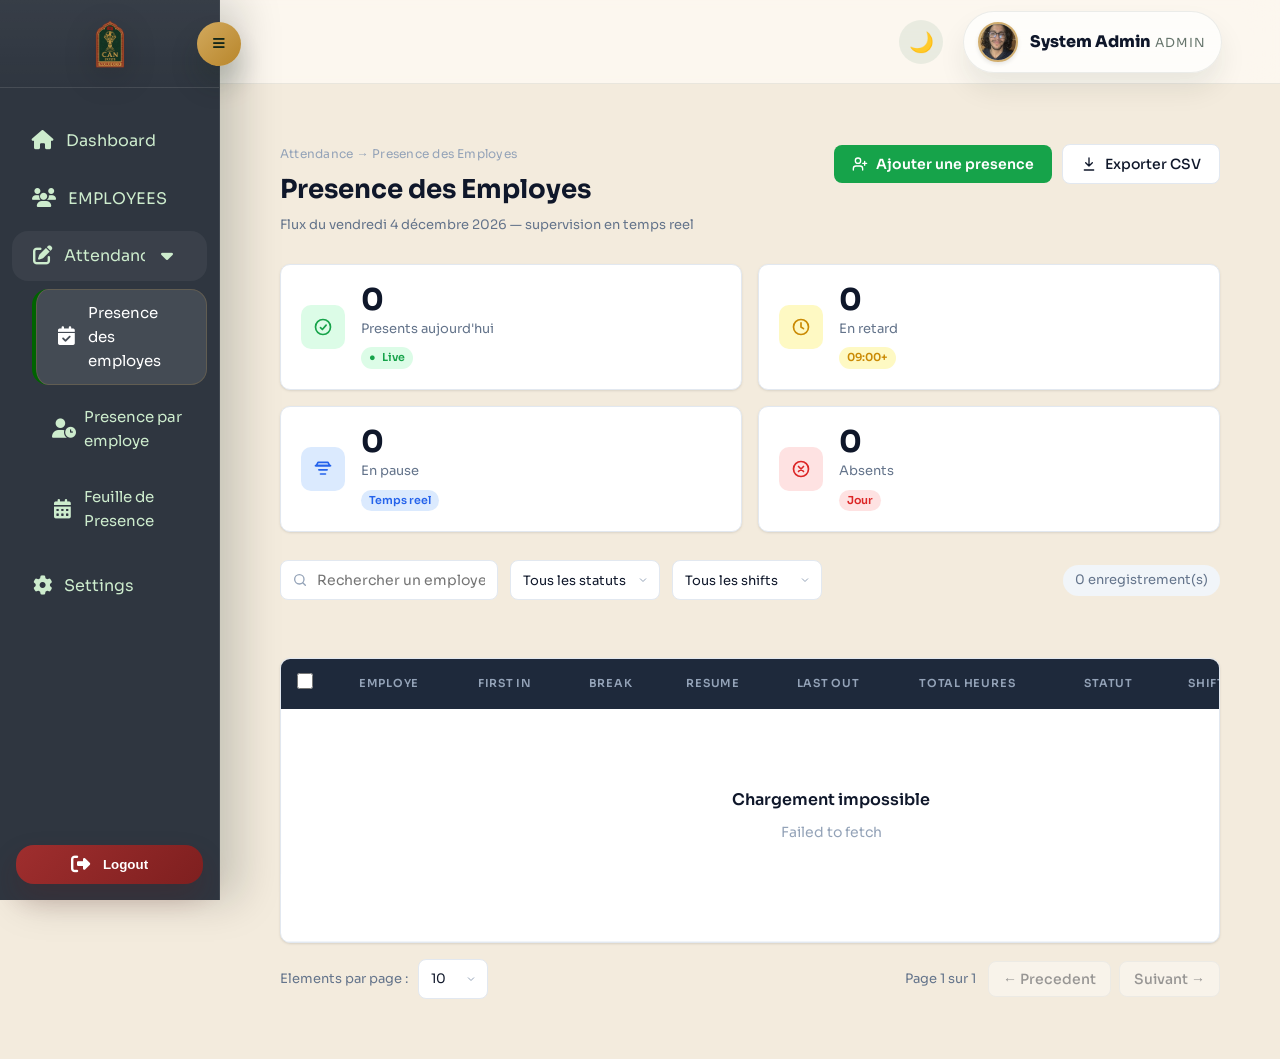
<file: FrontEnd/attendance.html>
<!DOCTYPE html>
<html lang="fr">
<head>
    <meta charset="UTF-8">
    <meta name="viewport" content="width=device-width, initial-scale=1.0">
    <title>Presence des employes</title>
    <link rel="preconnect" href="https://fonts.googleapis.com">
    <link rel="preconnect" href="https://fonts.gstatic.com" crossorigin>
    <link href="https://fonts.googleapis.com/css2?family=Sora:wght@400;500;600;700&family=JetBrains+Mono:wght@400;500&display=swap" rel="stylesheet">
    <link rel="icon" href="logoCAF.png" type="image/png">
    <link rel="stylesheet" href="https://cdnjs.cloudflare.com/ajax/libs/font-awesome/6.4.0/css/all.min.css">
    <link rel="stylesheet" href="sidebar.css">
    <link rel="stylesheet" href="styles.css">
    <style>
        :root {
            --bg-page: #F3EBDD;
            --bg-card: #FFFFFF;
            --bg-table-header: #1E293B;
            --border: #E2E8F0;
            --text-primary: #0F172A;
            --text-secondary: #64748B;
            --text-muted: #94A3B8;
            --accent-green: #16A34A;
            --accent-green-light: #DCFCE7;
            --accent-amber: #CA8A04;
            --accent-amber-light: #FEF9C3;
            --accent-blue: #2563EB;
            --accent-blue-light: #DBEAFE;
            --accent-red: #DC2626;
            --accent-red-light: #FEE2E2;
            --radius: 10px;
            --shadow: 0 1px 3px rgba(0,0,0,0.08), 0 1px 2px rgba(0,0,0,0.04);
            --shadow-hover: 0 4px 16px rgba(0,0,0,0.10);
            --font-main: 'Sora', sans-serif;
            --font-mono: 'JetBrains Mono', monospace;
        }

        html[data-theme="dark"],
        body.dark-theme {
            --bg-page: #0F172A;
            --bg-card: #111827;
            --bg-table-header: #1E293B;
            --border: #243041;
            --text-primary: #E5EEF8;
            --text-secondary: #A3B2C7;
            --text-muted: #7C8CA5;
            --shadow: 0 1px 3px rgba(0,0,0,0.30), 0 1px 2px rgba(0,0,0,0.24);
            --shadow-hover: 0 10px 28px rgba(0,0,0,0.34);
        }

        body {
            background: var(--bg-page);
            font-family: var(--font-main);
            color: var(--text-primary);
        }

        .main-content {
            background: var(--bg-page);
        }

        html[data-theme="dark"] .header,
        body.dark-theme .header {
            background: rgba(15, 23, 42, 0.92);
            border-bottom: 1px solid rgba(148, 163, 184, 0.12);
        }

        .attendance-main {
            padding: 28px;
            background: var(--bg-page);
            min-height: calc(100vh - 78px);
        }

        .attx-shell {
            max-width: 1440px;
            margin: 0 auto;
        }

        .page-header {
            display: flex;
            justify-content: space-between;
            align-items: flex-start;
            gap: 20px;
            margin-bottom: 28px;
        }

        .breadcrumb {
            font-size: 12px;
            color: var(--text-muted);
            margin: 0 0 6px;
            letter-spacing: 0.02em;
        }

        .page-title {
            font-size: 26px;
            font-weight: 700;
            margin: 0 0 4px;
        }

        .page-subtitle {
            font-size: 13px;
            color: var(--text-secondary);
            margin: 0;
        }

        .header-actions {
            display: flex;
            gap: 10px;
            align-items: center;
            flex-wrap: wrap;
        }

        .btn-primary,
        .btn-secondary,
        .page-btn,
        .drawer-btn,
        .empty-btn,
        .bulk-btn {
            display: inline-flex;
            align-items: center;
            gap: 8px;
            border-radius: 8px;
            cursor: pointer;
            transition: 150ms ease;
            font-family: var(--font-main);
            font-size: 14px;
        }

        .btn-primary {
            background: var(--accent-green);
            color: white;
            padding: 10px 18px;
            border: none;
            font-weight: 600;
        }

        .btn-primary:hover {
            background: #15803D;
            transform: translateY(-1px);
            box-shadow: 0 4px 14px rgba(22,163,74,0.35);
        }

        .btn-secondary,
        .page-btn,
        .drawer-btn.secondary,
        .empty-btn,
        .bulk-btn {
            background: white;
            color: var(--text-primary);
            padding: 10px 18px;
            border: 1.5px solid var(--border);
            font-weight: 500;
        }

        html[data-theme="dark"] .btn-secondary,
        html[data-theme="dark"] .page-btn,
        html[data-theme="dark"] .drawer-btn.secondary,
        html[data-theme="dark"] .empty-btn,
        html[data-theme="dark"] .bulk-btn,
        body.dark-theme .btn-secondary,
        body.dark-theme .page-btn,
        body.dark-theme .drawer-btn.secondary,
        body.dark-theme .empty-btn,
        body.dark-theme .bulk-btn {
            background: #0F172A;
            color: var(--text-primary);
        }

        html[data-theme="dark"] .search-input,
        html[data-theme="dark"] .filter-select,
        html[data-theme="dark"] .drawer-field input,
        html[data-theme="dark"] .drawer-field select,
        html[data-theme="dark"] .drawer-field textarea,
        body.dark-theme .search-input,
        body.dark-theme .filter-select,
        body.dark-theme .drawer-field input,
        body.dark-theme .drawer-field select,
        body.dark-theme .drawer-field textarea {
            background-color: #0F172A;
            border-color: #243041;
            color: #E5EEF8;
            -webkit-text-fill-color: #E5EEF8;
        }

        html[data-theme="dark"] .search-input::placeholder,
        html[data-theme="dark"] .drawer-field input::placeholder,
        html[data-theme="dark"] .drawer-field textarea::placeholder,
        body.dark-theme .search-input::placeholder,
        body.dark-theme .drawer-field input::placeholder,
        body.dark-theme .drawer-field textarea::placeholder {
            color: #7C8CA5;
            -webkit-text-fill-color: #7C8CA5;
        }

        html[data-theme="dark"] .filter-select,
        body.dark-theme .filter-select {
            background:
                #0F172A
                url("data:image/svg+xml,%3Csvg xmlns='http://www.w3.org/2000/svg' width='12' height='12' viewBox='0 0 24 24' fill='none' stroke='%237C8CA5' stroke-width='2'%3E%3Cpath d='M6 9l6 6 6-6'/%3E%3C/svg%3E")
                no-repeat right 10px center;
        }

        html[data-theme="dark"] .filter-select option,
        html[data-theme="dark"] .drawer-field select option,
        body.dark-theme .filter-select option,
        body.dark-theme .drawer-field select option {
            background: #111827;
            color: #E5EEF8;
        }

        html[data-theme="dark"] .search-icon,
        body.dark-theme .search-icon {
            color: #7C8CA5;
        }

        .btn-secondary:hover,
        .page-btn:not(:disabled):hover,
        .drawer-btn.secondary:hover,
        .empty-btn:hover,
        .bulk-btn:hover {
            border-color: #94A3B8;
            box-shadow: var(--shadow-hover);
            transform: translateY(-1px);
        }

        .kpi-grid {
            display: grid;
            grid-template-columns: repeat(4, 1fr);
            gap: 16px;
            margin-bottom: 28px;
        }

        .kpi-card {
            background: var(--bg-card);
            border: 1px solid var(--border);
            border-radius: var(--radius);
            padding: 20px;
            display: flex;
            align-items: center;
            gap: 16px;
            box-shadow: var(--shadow);
            animation: fadeSlideUp 400ms ease both;
            transition: box-shadow 200ms, transform 200ms;
        }

        .kpi-card:hover {
            box-shadow: var(--shadow-hover);
            transform: translateY(-2px);
        }

        .kpi-card:nth-child(1) { animation-delay: 0ms; }
        .kpi-card:nth-child(2) { animation-delay: 80ms; }
        .kpi-card:nth-child(3) { animation-delay: 160ms; }
        .kpi-card:nth-child(4) { animation-delay: 240ms; }

        @keyframes fadeSlideUp {
            from { opacity: 0; transform: translateY(14px); }
            to { opacity: 1; transform: translateY(0); }
        }

        .kpi-icon-wrap {
            width: 44px;
            height: 44px;
            background: var(--card-accent-light);
            color: var(--card-accent);
            border-radius: 10px;
            display: flex;
            align-items: center;
            justify-content: center;
            flex-shrink: 0;
        }

        .kpi-icon-wrap svg {
            width: 20px;
            height: 20px;
        }

        .kpi-number {
            font-size: 30px;
            font-weight: 700;
            line-height: 1;
        }

        .kpi-label {
            font-size: 13px;
            color: var(--text-secondary);
            margin: 4px 0;
        }

        .kpi-badge {
            display: inline-flex;
            align-items: center;
            gap: 6px;
            font-size: 11px;
            font-weight: 600;
            padding: 2px 8px;
            border-radius: 20px;
            background: var(--card-accent-light);
            color: var(--card-accent);
        }

        @keyframes pulse {
            0%, 100% { opacity: 1; }
            50% { opacity: 0.4; }
        }

        .live-badge::before {
            content: "●";
            animation: pulse 2s ease infinite;
        }

        .toolbar {
            display: flex;
            align-items: center;
            gap: 12px;
            margin-bottom: 16px;
            flex-wrap: wrap;
        }

        .search-wrap {
            position: relative;
            flex: 1;
            max-width: 320px;
        }

        .search-icon {
            position: absolute;
            left: 12px;
            top: 50%;
            transform: translateY(-50%);
            width: 16px;
            height: 16px;
            color: var(--text-muted);
            pointer-events: none;
        }

        .search-input,
        .filter-select,
        .drawer-field input,
        .drawer-field select,
        .drawer-field textarea {
            border: 1.5px solid var(--border);
            border-radius: 8px;
            font-family: var(--font-main);
            color: var(--text-primary);
            background: white;
            outline: none;
            transition: border-color 150ms, box-shadow 150ms;
        }

        .search-input {
            width: 100%;
            height: 40px;
            padding: 0 12px 0 36px;
            font-size: 14px;
        }

        .search-input:focus,
        .filter-select:focus,
        .drawer-field input:focus,
        .drawer-field select:focus,
        .drawer-field textarea:focus {
            border-color: var(--accent-green);
            box-shadow: 0 0 0 3px rgba(22,163,74,0.12);
        }

        .filter-select {
            height: 40px;
            padding: 0 32px 0 12px;
            font-size: 13px;
            min-width: 150px;
            appearance: none;
            cursor: pointer;
            background:
                white
                url("data:image/svg+xml,%3Csvg xmlns='http://www.w3.org/2000/svg' width='12' height='12' viewBox='0 0 24 24' fill='none' stroke='%2394A3B8' stroke-width='2'%3E%3Cpath d='M6 9l6 6 6-6'/%3E%3C/svg%3E")
                no-repeat right 10px center;
        }

        .records-count {
            font-size: 13px;
            color: var(--text-secondary);
            background: #F1F5F9;
            padding: 5px 12px;
            border-radius: 20px;
        }

        html[data-theme="dark"] .records-count,
        body.dark-theme .records-count {
            background: #162133;
            color: var(--text-secondary);
        }

        html[data-theme="dark"] .page-size,
        html[data-theme="dark"] .page-info,
        body.dark-theme .page-size,
        body.dark-theme .page-info {
            color: #A3B2C7;
        }

        .bulk-bar {
            display: flex;
            justify-content: space-between;
            align-items: center;
            gap: 16px;
            background: white;
            border: 1px solid var(--border);
            border-radius: var(--radius);
            box-shadow: var(--shadow);
            padding: 12px 16px;
            margin-bottom: 16px;
            opacity: 0;
            transform: translateY(-8px);
            max-height: 0;
            overflow: hidden;
            pointer-events: none;
            transition: 180ms ease;
        }

        .bulk-bar.is-visible {
            opacity: 1;
            transform: translateY(0);
            max-height: 72px;
            pointer-events: auto;
        }

        .bulk-meta {
            font-size: 13px;
            color: var(--text-secondary);
            font-weight: 600;
        }

        .bulk-btn.danger {
            border-color: #FECACA;
            color: var(--accent-red);
        }

        .table-wrapper {
            background: white;
            border: 1px solid var(--border);
            border-radius: var(--radius);
            overflow: hidden;
            box-shadow: var(--shadow);
        }

        .table-scroll {
            overflow-x: auto;
        }

        .attendance-table {
            width: 100%;
            min-width: 1100px;
            border-collapse: collapse;
        }

        .attendance-table thead tr {
            background: var(--bg-table-header);
        }

        .attendance-table thead th {
            padding: 14px 16px;
            font-size: 11px;
            font-weight: 600;
            color: #94A3B8;
            text-transform: uppercase;
            letter-spacing: 0.07em;
            text-align: left;
            white-space: nowrap;
        }

        .attendance-table tbody tr {
            border-bottom: 1px solid #F1F5F9;
            transition: background 120ms;
        }

        .attendance-table tbody tr:hover {
            background: #F8FAFC;
        }

        html[data-theme="dark"] .attendance-table tbody tr,
        body.dark-theme .attendance-table tbody tr {
            border-bottom-color: #1B2636;
        }

        html[data-theme="dark"] .attendance-table tbody tr:hover,
        body.dark-theme .attendance-table tbody tr:hover {
            background: #0F1A2B;
        }

        .attendance-table tbody tr:hover .row-actions {
            opacity: 1;
        }

        .attendance-table tbody td {
            padding: 14px 16px;
            font-size: 14px;
            color: var(--text-primary);
            vertical-align: middle;
        }

        .employee-cell {
            display: flex;
            align-items: center;
            gap: 12px;
        }

        .employee-avatar {
            width: 36px;
            height: 36px;
            border-radius: 50%;
            background: #E2E8F0;
            color: #334155;
            display: flex;
            align-items: center;
            justify-content: center;
            font-size: 12px;
            font-weight: 700;
        }

        html[data-theme="dark"] .employee-avatar,
        body.dark-theme .employee-avatar {
            background: #1C2738;
            color: #D9E4F0;
        }

        .employee-meta strong {
            display: block;
            font-size: 14px;
        }

        .employee-meta span {
            font-size: 12px;
            color: var(--text-secondary);
        }

        .time-cell {
            font-family: var(--font-mono);
            font-size: 13px;
            color: #334155;
        }

        .badge {
            display: inline-flex;
            align-items: center;
            gap: 5px;
            padding: 4px 10px;
            border-radius: 20px;
            font-size: 12px;
            font-weight: 600;
        }

        .badge-present { background: #DCFCE7; color: #15803D; }
        .badge-late { background: #FEF9C3; color: #A16207; }
        .badge-break { background: #DBEAFE; color: #1D4ED8; }
        .badge-absent { background: #FEE2E2; color: #B91C1C; }

        .shift-pill {
            display: inline-flex;
            align-items: center;
            padding: 4px 10px;
            border-radius: 999px;
            background: #F1F5F9;
            color: #334155;
            font-size: 12px;
            font-weight: 600;
        }

        html[data-theme="dark"] .shift-pill,
        body.dark-theme .shift-pill {
            background: #162133;
            color: #C7D3E0;
        }

        .row-actions {
            opacity: 0;
            transition: opacity 150ms;
            display: flex;
            gap: 6px;
        }

        .icon-btn {
            width: 32px;
            height: 32px;
            border: none;
            border-radius: 6px;
            background: transparent;
            cursor: pointer;
            display: flex;
            align-items: center;
            justify-content: center;
            transition: background 120ms, color 120ms;
            color: #64748B;
        }

        html[data-theme="dark"] .icon-btn,
        body.dark-theme .icon-btn {
            color: #9FB0C5;
        }

        .icon-btn.edit:hover { background: #DBEAFE; color: #2563EB; }
        .icon-btn.trash:hover { background: #FEE2E2; color: #DC2626; }

        .empty-state {
            text-align: center;
            padding: 64px 24px;
        }

        .empty-state h3 {
            font-size: 16px;
            font-weight: 600;
            margin: 0 0 8px;
        }

        .empty-state p {
            font-size: 14px;
            color: var(--text-muted);
            margin: 0 0 20px;
        }

        .pagination-bar {
            display: flex;
            justify-content: space-between;
            align-items: center;
            margin-top: 16px;
            flex-wrap: wrap;
            gap: 12px;
        }

        .page-size {
            display: flex;
            align-items: center;
            gap: 10px;
            font-size: 13px;
            color: var(--text-secondary);
        }

        .page-controls {
            display: flex;
            align-items: center;
            gap: 8px;
        }

        .page-info {
            font-size: 13px;
            color: var(--text-secondary);
            margin-right: 4px;
        }

        .page-btn {
            height: 36px;
            padding: 0 14px;
        }

        .page-btn:disabled {
            opacity: 0.4;
            cursor: not-allowed;
        }

        .drawer-backdrop {
            position: fixed;
            inset: 0;
            background: rgba(0,0,0,0.3);
            opacity: 0;
            visibility: hidden;
            transition: opacity 250ms ease;
            z-index: 1100;
        }

        .drawer-backdrop.is-open {
            opacity: 1;
            visibility: visible;
        }

        .drawer-panel {
            position: fixed;
            right: 0;
            top: 0;
            height: 100vh;
            width: 420px;
            background: white;
            box-shadow: -8px 0 32px rgba(0,0,0,0.12);
            transform: translateX(100%);
            transition: transform 250ms cubic-bezier(0.4,0,0.2,1);
            z-index: 1101;
            display: flex;
            flex-direction: column;
        }

        html[data-theme="dark"] .drawer-panel,
        body.dark-theme .drawer-panel {
            background: var(--bg-card);
        }

        html[data-theme="dark"] .drawer-header,
        html[data-theme="dark"] .drawer-footer,
        body.dark-theme .drawer-header,
        body.dark-theme .drawer-footer {
            background: var(--bg-card);
            border-color: #243041;
        }

        .drawer-backdrop.is-open .drawer-panel {
            transform: translateX(0);
        }

        .drawer-header {
            padding: 22px 22px 18px;
            border-bottom: 1px solid var(--border);
            display: flex;
            justify-content: space-between;
            align-items: flex-start;
            gap: 12px;
        }

        .drawer-header p {
            margin: 0 0 6px;
            font-size: 12px;
            color: var(--text-muted);
        }

        html[data-theme="dark"] .drawer-header p,
        body.dark-theme .drawer-header p {
            color: #7C8CA5;
        }

        .drawer-header h2 {
            margin: 0;
            font-size: 20px;
        }

        html[data-theme="dark"] .drawer-header h2,
        html[data-theme="dark"] .drawer-field label,
        body.dark-theme .drawer-header h2,
        body.dark-theme .drawer-field label {
            color: #E5EEF8;
        }

        .drawer-close {
            width: 36px;
            height: 36px;
            border: 1px solid var(--border);
            border-radius: 8px;
            background: white;
            cursor: pointer;
            color: var(--text-secondary);
        }

        html[data-theme="dark"] .drawer-close,
        body.dark-theme .drawer-close {
            background: #0F172A;
            border-color: #243041;
            color: #A3B2C7;
        }

        html[data-theme="dark"] .drawer-footer,
        body.dark-theme .drawer-footer {
            background: var(--bg-card);
        }

        .drawer-form {
            padding: 20px 22px 24px;
            overflow-y: auto;
            display: grid;
            gap: 18px;
        }

        .drawer-grid {
            display: grid;
            grid-template-columns: repeat(2, minmax(0, 1fr));
            gap: 14px;
        }

        .drawer-field label {
            display: block;
            margin-bottom: 8px;
            font-size: 13px;
            font-weight: 600;
        }

        .drawer-field input,
        .drawer-field select,
        .drawer-field textarea {
            width: 100%;
            padding: 11px 12px;
            font-size: 14px;
        }

        .drawer-field textarea {
            resize: vertical;
            min-height: 110px;
        }

        html[data-theme="dark"] input[type="date"]::-webkit-calendar-picker-indicator,
        html[data-theme="dark"] input[type="time"]::-webkit-calendar-picker-indicator,
        body.dark-theme input[type="date"]::-webkit-calendar-picker-indicator,
        body.dark-theme input[type="time"]::-webkit-calendar-picker-indicator {
            filter: invert(86%) sepia(7%) saturate(475%) hue-rotate(178deg) brightness(95%) contrast(88%);
        }

        .drawer-footer {
            display: flex;
            justify-content: flex-end;
            gap: 10px;
            margin-top: auto;
            border-top: 1px solid var(--border);
            padding: 16px 22px 22px;
            background: white;
        }

        .custom-checkbox {
            width: 16px;
            height: 16px;
            accent-color: var(--accent-green);
            cursor: pointer;
        }

        @media (max-width: 1280px) {
            .kpi-grid {
                grid-template-columns: repeat(2, 1fr);
            }
        }

        @media (max-width: 900px) {
            .attendance-main {
                padding: 20px;
            }

            .page-header {
                flex-direction: column;
            }

            .toolbar {
                align-items: stretch;
            }

            .search-wrap {
                max-width: none;
            }

            .kpi-grid {
                grid-template-columns: 1fr;
            }

            .drawer-panel {
                width: min(100vw, 420px);
            }
        }

        @media (max-width: 640px) {
            .drawer-grid {
                grid-template-columns: 1fr;
            }

            .pagination-bar,
            .bulk-bar {
                flex-direction: column;
                align-items: flex-start;
            }
        }
    </style>
</head>
<body>
    <div class="dashboard">
        <div class="sidebar" id="sidebar">
            <div class="logo">
                <img src="logoCAF.png" alt="CAF Logo" style="height: 50px;">
            </div>
            <button class="sidebar-toggle-btn" id="sidebarToggle">
                <i class="fas fa-bars"></i>
            </button>
            <ul class="menu">
                <li><a href="index.html"><i class="fas fa-home"></i> <span class="menu-text">Dashboard</span></a></li>
                <li><a href="employee.html"><i class="fas fa-users"></i> <span class="menu-text">EMPLOYEES</span></a></li>
                <li class="dropdown">
                    <a href="attendance.html" class="dropdown-btn">
                        <i class="fas fa-edit"></i> <span class="menu-text">Attendance</span>
                        <i class="fas fa-caret-down dropdown-icon"></i>
                    </a>
                    <ul class="submenu">
                        <li><a href="attendance.html" class="active"><i class="fas fa-calendar-check"></i> Presence des employes</a></li>
                        <li><a href="empAtt.html"><i class="fas fa-user-clock"></i> Presence par employe</a></li>
                        <li><a href="prsheet.html"><i class="fas fa-calendar-alt"></i> Feuille de Presence</a></li>
                    </ul>
                </li>
                <li><a href="parameter.html"><i class="fas fa-cog"></i> <span class="menu-text">Settings</span></a></li>
            </ul>
            <button id="logoutBtn" class="logout-btn">
                <i class="fas fa-sign-out-alt"></i>
                <span class="menu-text">Logout</span>
            </button>
        </div>

        <div class="main-content" id="mainContent">
            <div class="header">
                <div class="header-left"></div>
                <div class="header-right">
                    <button id="themeToggle" title="Toggle dark/light mode">🌙</button>
                    <div class="user-profile">
                        <img src="1.jpg" alt="Admin">
                        <div class="user-info">
                            <span class="user-name" data-auth-name>System Admin</span>
                            <span class="user-role" data-auth-role>ADMIN</span>
                        </div>
                        <div class="user-popup">
                            <p><strong>Nom :</strong> <span data-auth-name>System Admin</span></p>
                            <p><strong>Statut :</strong> <span data-auth-role>ADMIN</span></p>
                        </div>
                    </div>
                </div>
            </div>

            <div class="attendance-main">
                <div class="attx-shell">
                    <div class="page-header">
                        <div>
                            <p class="breadcrumb">Attendance → Presence des Employes</p>
                            <h1 class="page-title">Presence des Employes</h1>
                            <p class="page-subtitle" id="attx-subtitle">Flux du jour — supervision en temps reel</p>
                        </div>
                        <div class="header-actions">
                            <button class="btn-primary" id="attx-add-btn" type="button">
                                <svg width="16" height="16" viewBox="0 0 24 24" fill="none" aria-hidden="true"><path d="M16 21v-2a4 4 0 0 0-4-4H6a4 4 0 0 0-4 4v2" stroke="currentColor" stroke-width="2" stroke-linecap="round"/><circle cx="9" cy="7" r="4" stroke="currentColor" stroke-width="2"/><path d="M19 8v6M22 11h-6" stroke="currentColor" stroke-width="2" stroke-linecap="round"/></svg>
                                Ajouter une presence
                            </button>
                            <button class="btn-secondary" id="attx-export-btn" type="button">
                                <svg width="16" height="16" viewBox="0 0 24 24" fill="none" aria-hidden="true"><path d="M12 3v12M7 10l5 5 5-5M5 21h14" stroke="currentColor" stroke-width="2" stroke-linecap="round" stroke-linejoin="round"/></svg>
                                Exporter CSV
                            </button>
                        </div>
                    </div>

                    <div class="kpi-grid">
                        <div class="kpi-card" style="--card-accent:#16A34A; --card-accent-light:#DCFCE7;">
                            <div class="kpi-icon-wrap"><svg viewBox="0 0 24 24" fill="none"><path d="M9 12.75 11.25 15 15.75 9.75" stroke="currentColor" stroke-width="2" stroke-linecap="round" stroke-linejoin="round"/><circle cx="12" cy="12" r="9" stroke="currentColor" stroke-width="2"/></svg></div>
                            <div><div class="kpi-number" id="attx-kpi-present">0</div><div class="kpi-label">Presents aujourd'hui</div><span class="kpi-badge live-badge">Live</span></div>
                        </div>
                        <div class="kpi-card" style="--card-accent:#CA8A04; --card-accent-light:#FEF9C3;">
                            <div class="kpi-icon-wrap"><svg viewBox="0 0 24 24" fill="none"><circle cx="12" cy="12" r="9" stroke="currentColor" stroke-width="2"/><path d="M12 7v5l3 2" stroke="currentColor" stroke-width="2" stroke-linecap="round"/></svg></div>
                            <div><div class="kpi-number" id="attx-kpi-late">0</div><div class="kpi-label">En retard</div><span class="kpi-badge">09:00+</span></div>
                        </div>
                        <div class="kpi-card" style="--card-accent:#2563EB; --card-accent-light:#DBEAFE;">
                            <div class="kpi-icon-wrap"><svg viewBox="0 0 24 24" fill="none"><path d="M3 8h18M7 13h10M9 18h6" stroke="currentColor" stroke-width="2" stroke-linecap="round"/><path d="M6 4h12l2 4H4l2-4Z" stroke="currentColor" stroke-width="2" stroke-linejoin="round"/></svg></div>
                            <div><div class="kpi-number" id="attx-kpi-break">0</div><div class="kpi-label">En pause</div><span class="kpi-badge">Temps reel</span></div>
                        </div>
                        <div class="kpi-card" style="--card-accent:#DC2626; --card-accent-light:#FEE2E2;">
                            <div class="kpi-icon-wrap"><svg viewBox="0 0 24 24" fill="none"><circle cx="12" cy="12" r="9" stroke="currentColor" stroke-width="2"/><path d="M9 9l6 6M15 9l-6 6" stroke="currentColor" stroke-width="2" stroke-linecap="round"/></svg></div>
                            <div><div class="kpi-number" id="attx-kpi-absent">0</div><div class="kpi-label">Absents</div><span class="kpi-badge">Jour</span></div>
                        </div>
                    </div>

                    <div class="toolbar">
                        <div class="search-wrap">
                            <svg class="search-icon" viewBox="0 0 24 24" fill="none"><circle cx="11" cy="11" r="7" stroke="currentColor" stroke-width="2"/><path d="m20 20-3.5-3.5" stroke="currentColor" stroke-width="2" stroke-linecap="round"/></svg>
                            <input type="text" placeholder="Rechercher un employe..." class="search-input" id="attx-search">
                        </div>
                        <select class="filter-select" id="attx-status-filter">
                            <option value="">Tous les statuts</option>
                            <option value="PRESENT">Present</option>
                            <option value="LATE">En retard</option>
                            <option value="EN_PAUSE">En pause</option>
                            <option value="ABSENT">Absent</option>
                        </select>
                        <select class="filter-select" id="attx-shift-filter">
                            <option value="">Tous les shifts</option>
                            <option value="Matin">Matin</option>
                            <option value="Soir">Soir</option>
                            <option value="Nuit">Nuit</option>
                        </select>
                        <span style="flex:1"></span>
                        <span class="records-count" id="attx-records-count">0 enregistrement(s)</span>
                    </div>

                    <div class="bulk-bar" id="attx-bulk-bar">
                        <div class="bulk-meta" id="attx-bulk-count">0 selectionne(s)</div>
                        <button type="button" class="bulk-btn danger" id="attx-bulk-delete">
                            <svg width="14" height="14" viewBox="0 0 24 24" fill="none"><path d="M3 6h18M8 6V4h8v2M6 6l1 14h10l1-14M10 10v7M14 10v7" stroke="currentColor" stroke-width="2" stroke-linecap="round"/></svg>
                            Supprimer
                        </button>
                    </div>

                    <div class="table-wrapper">
                        <div class="table-scroll">
                            <table class="attendance-table">
                                <thead>
                                    <tr>
                                        <th><input type="checkbox" class="custom-checkbox" id="attx-select-all"></th>
                                        <th>Employe</th>
                                        <th>First In</th>
                                        <th>Break</th>
                                        <th>Resume</th>
                                        <th>Last Out</th>
                                        <th>Total Heures</th>
                                        <th>Statut</th>
                                        <th>Shift</th>
                                        <th>Actions</th>
                                    </tr>
                                </thead>
                                <tbody id="attx-tbody"></tbody>
                            </table>
                        </div>
                    </div>

                    <div class="pagination-bar">
                        <div class="page-size">
                            <span>Elements par page :</span>
                            <select class="filter-select" id="attx-page-size" style="min-width:70px">
                                <option value="5">5</option>
                                <option value="10" selected>10</option>
                                <option value="25">25</option>
                            </select>
                        </div>
                        <div class="page-controls">
                            <span class="page-info" id="attx-page-info">Page 1 sur 1</span>
                            <button class="page-btn" id="attx-prev-btn" disabled>← Precedent</button>
                            <button class="page-btn" id="attx-next-btn" disabled>Suivant →</button>
                        </div>
                    </div>
                </div>
            </div>
        </div>
    </div>

    <div class="drawer-backdrop" id="attx-drawer-backdrop">
        <aside class="drawer-panel" aria-hidden="true">
            <div class="drawer-header">
                <div>
                    <p>Saisie manuelle</p>
                    <h2 id="attx-drawer-title">Ajouter une presence</h2>
                </div>
                <button type="button" class="drawer-close" id="attx-close-drawer">✕</button>
            </div>
            <form class="drawer-form" id="attx-form">
                <div class="drawer-field">
                    <label for="attx-employee">Employe</label>
                    <select id="attx-employee" required></select>
                </div>
                <div class="drawer-grid">
                    <div class="drawer-field">
                        <label for="attx-date">Date</label>
                        <input id="attx-date" type="date" required>
                    </div>
                    <div class="drawer-field">
                        <label for="attx-status">Statut</label>
                        <select id="attx-status">
                            <option value="PRESENT">Present</option>
                            <option value="EN_PAUSE">En pause</option>
                            <option value="ABSENT">Absent</option>
                            <option value="TERMINE">Termine</option>
                        </select>
                    </div>
                </div>
                <div class="drawer-grid">
                    <div class="drawer-field">
                        <label for="attx-shift">Shift</label>
                        <select id="attx-shift">
                            <option value="Matin">Matin</option>
                            <option value="Soir">Soir</option>
                            <option value="Nuit">Nuit</option>
                        </select>
                    </div>
                    <div class="drawer-field">
                        <label for="attx-first-in">First In</label>
                        <input id="attx-first-in" type="time">
                    </div>
                </div>
                <div class="drawer-grid">
                    <div class="drawer-field">
                        <label for="attx-break">Break</label>
                        <input id="attx-break" type="time">
                    </div>
                    <div class="drawer-field">
                        <label for="attx-resume">Resume</label>
                        <input id="attx-resume" type="time">
                    </div>
                </div>
                <div class="drawer-grid">
                    <div class="drawer-field">
                        <label for="attx-last-out">Last Out</label>
                        <input id="attx-last-out" type="time">
                    </div>
                    <div class="drawer-field">
                        <label for="attx-note">Note RH</label>
                        <input id="attx-note" type="text" placeholder="Ex: correction manuelle">
                    </div>
                </div>
                <div class="drawer-field">
                    <label for="attx-comments">Commentaire</label>
                    <textarea id="attx-comments" placeholder="Ajouter un contexte utile pour les RH..."></textarea>
                </div>
            </form>
            <div class="drawer-footer">
                <button type="button" class="drawer-btn secondary" id="attx-cancel-drawer">Annuler</button>
                <button type="submit" class="btn-primary" form="attx-form">Enregistrer</button>
            </div>
        </aside>
    </div>

    <script src="script.js"></script>
    <script>
        document.addEventListener('DOMContentLoaded', () => {
            const API_BASE = 'http://localhost:8080';
            const state = {
                attendances: [],
                employees: [],
                filtered: [],
                selected: new Set(),
                currentPage: 1,
                pageSize: 10,
                editingId: null
            };

            const dom = {
                subtitle: document.getElementById('attx-subtitle'),
                kpiPresent: document.getElementById('attx-kpi-present'),
                kpiLate: document.getElementById('attx-kpi-late'),
                kpiBreak: document.getElementById('attx-kpi-break'),
                kpiAbsent: document.getElementById('attx-kpi-absent'),
                search: document.getElementById('attx-search'),
                statusFilter: document.getElementById('attx-status-filter'),
                shiftFilter: document.getElementById('attx-shift-filter'),
                recordsCount: document.getElementById('attx-records-count'),
                bulkBar: document.getElementById('attx-bulk-bar'),
                bulkCount: document.getElementById('attx-bulk-count'),
                bulkDelete: document.getElementById('attx-bulk-delete'),
                selectAll: document.getElementById('attx-select-all'),
                tbody: document.getElementById('attx-tbody'),
                pageSize: document.getElementById('attx-page-size'),
                pageInfo: document.getElementById('attx-page-info'),
                prevBtn: document.getElementById('attx-prev-btn'),
                nextBtn: document.getElementById('attx-next-btn'),
                addBtn: document.getElementById('attx-add-btn'),
                exportBtn: document.getElementById('attx-export-btn'),
                drawer: document.getElementById('attx-drawer-backdrop'),
                drawerTitle: document.getElementById('attx-drawer-title'),
                closeDrawer: document.getElementById('attx-close-drawer'),
                cancelDrawer: document.getElementById('attx-cancel-drawer'),
                form: document.getElementById('attx-form'),
                employee: document.getElementById('attx-employee'),
                date: document.getElementById('attx-date'),
                status: document.getElementById('attx-status'),
                shift: document.getElementById('attx-shift'),
                firstIn: document.getElementById('attx-first-in'),
                breakTime: document.getElementById('attx-break'),
                resume: document.getElementById('attx-resume'),
                lastOut: document.getElementById('attx-last-out'),
                note: document.getElementById('attx-note'),
                comments: document.getElementById('attx-comments')
            };

            init();

            async function init() {
                try {
                    hydrateSubtitle();
                    bindEvents();
                    await Promise.all([loadEmployees(), loadAttendances()]);
                    await loadKpis();
                } catch (error) {
                    console.error(error);
                    dom.tbody.innerHTML = `
                        <tr>
                            <td colspan="10">
                                <div class="empty-state">
                                    <h3>Chargement impossible</h3>
                                    <p>${escapeHtml(error.message || 'Impossible de charger les donnees de presence.')}</p>
                                </div>
                            </td>
                        </tr>
                    `;
                }
            }

            function bindEvents() {
                dom.search.addEventListener('input', applyFilters);
                dom.statusFilter.addEventListener('change', applyFilters);
                dom.shiftFilter.addEventListener('change', applyFilters);
                dom.selectAll.addEventListener('change', toggleSelectAll);
                dom.bulkDelete.addEventListener('click', handleBulkDelete);
                dom.pageSize.addEventListener('change', () => {
                    state.pageSize = Number(dom.pageSize.value);
                    state.currentPage = 1;
                    render();
                });
                dom.prevBtn.addEventListener('click', () => changePage(state.currentPage - 1));
                dom.nextBtn.addEventListener('click', () => changePage(state.currentPage + 1));
                dom.addBtn.addEventListener('click', () => openDrawer());
                dom.exportBtn.addEventListener('click', exportCsv);
                dom.closeDrawer.addEventListener('click', closeDrawer);
                dom.cancelDrawer.addEventListener('click', closeDrawer);
                dom.drawer.addEventListener('click', (event) => {
                    if (event.target === dom.drawer) closeDrawer();
                });
                dom.form.addEventListener('submit', saveAttendance);
                dom.tbody.addEventListener('change', handleRowSelection);
                dom.tbody.addEventListener('click', handleRowActions);
            }

            async function loadAttendances() {
                let page = 0;
                let totalPages = 1;
                const items = [];

                while (page < totalPages) {
                    const payload = await apiGet(`/presences/?page=${page}&size=100&sortBy=lastUpdateDate&direction=desc`);
                    items.push(...(payload.content || []));
                    totalPages = Math.max(payload.totalPages || 1, 1);
                    page += 1;
                }

                state.attendances = items;
                applyFilters();
            }

            async function loadEmployees() {
                const employees = await apiGet('/employes/find/all');
                state.employees = (employees || []).filter((employee) => employee.statut === 'ACTIF');
                dom.employee.innerHTML = state.employees.map((employee) => `
                    <option value="${employee.employeeId}">${escapeHtml(employee.nom || `Employe #${employee.employeeId}`)}</option>
                `).join('');
            }

            async function loadKpis() {
                try {
                    const stats = await apiGet('/presences/statuts/today');
                    const map = new Map((stats || []).map((item) => [item.statut, Number(item.count || 0)]));
                    dom.kpiPresent.textContent = String((map.get('PRESENT') || 0) + (map.get('TERMINE') || 0));
                    dom.kpiBreak.textContent = String(map.get('EN_PAUSE') || 0);
                    dom.kpiAbsent.textContent = String(map.get('ABSENT') || 0);
                    dom.kpiLate.textContent = String(state.attendances.filter((attendance) => getVisualStatus(attendance) === 'LATE').length);
                } catch (error) {
                    console.error(error);
                }
            }

            function applyFilters() {
                const search = dom.search.value.trim().toLowerCase();
                const status = dom.statusFilter.value;
                const shift = dom.shiftFilter.value;

                state.filtered = state.attendances.filter((attendance) => {
                    const employeeName = String(attendance.employeeName || '').toLowerCase();
                    const visualStatus = getVisualStatus(attendance);
                    const normalizedShift = normalizeShift(attendance.shift);
                    const searchMatch = !search || employeeName.includes(search);
                    const statusMatch = !status || visualStatus === status || (status === 'PRESENT' && visualStatus === 'TERMINE');
                    const shiftMatch = !shift || normalizedShift === shift;
                    return searchMatch && statusMatch && shiftMatch;
                });

                state.currentPage = 1;
                syncSelection();
                render();
            }

            function render() {
                const total = state.filtered.length;
                const totalPages = Math.max(Math.ceil(total / state.pageSize), 1);
                const start = (state.currentPage - 1) * state.pageSize;
                const pageItems = state.filtered.slice(start, start + state.pageSize);

                dom.recordsCount.textContent = `${total} enregistrement(s)`;
                dom.pageInfo.textContent = `Page ${state.currentPage} sur ${totalPages}`;
                dom.prevBtn.disabled = state.currentPage === 1;
                dom.nextBtn.disabled = state.currentPage === totalPages;

                if (!pageItems.length) {
                    dom.tbody.innerHTML = `
                        <tr>
                            <td colspan="10">
                                <div class="empty-state">
                                    <svg width="46" height="46" viewBox="0 0 24 24" fill="none"><path d="M4 7h16M7 4h10M6 7l1 13h10l1-13" stroke="currentColor" stroke-width="1.8" stroke-linecap="round"/><path d="M9.5 11.5h5M9.5 15h5" stroke="currentColor" stroke-width="1.8" stroke-linecap="round"/></svg>
                                    <h3>Aucune presence a afficher</h3>
                                    <p>Essayez un autre filtre ou ajoutez une presence manuellement.</p>
                                    <button class="empty-btn" type="button" id="attx-empty-add">Ajouter une presence</button>
                                </div>
                            </td>
                        </tr>
                    `;
                    document.getElementById('attx-empty-add')?.addEventListener('click', () => openDrawer());
                } else {
                    dom.tbody.innerHTML = pageItems.map((attendance) => renderRow(attendance)).join('');
                }

                updateBulkBar();
                updateSelectAllState(pageItems);
            }

            function renderRow(attendance) {
                const id = Number(attendance.presenceJourId);
                const visualStatus = getVisualStatus(attendance);
                const statusClass = {
                    PRESENT: 'badge-present',
                    TERMINE: 'badge-present',
                    LATE: 'badge-late',
                    EN_PAUSE: 'badge-break',
                    ABSENT: 'badge-absent'
                }[visualStatus] || 'badge-present';

                return `
                    <tr>
                        <td><input type="checkbox" class="custom-checkbox attx-row-check" data-id="${id}" ${state.selected.has(id) ? 'checked' : ''}></td>
                        <td>
                            <div class="employee-cell">
                                <div class="employee-avatar">${getInitials(attendance.employeeName)}</div>
                                <div class="employee-meta">
                                    <strong>${escapeHtml(attendance.employeeName || 'Employe inconnu')}</strong>
                                    <span>ID ${attendance.employeeId || '-'}</span>
                                </div>
                            </div>
                        </td>
                        <td class="time-cell">${formatTime(attendance.firstIn)}</td>
                        <td class="time-cell">${formatTime(attendance.breakTime)}</td>
                        <td class="time-cell">${formatTime(attendance.resumeTime)}</td>
                        <td class="time-cell">${formatTime(attendance.lastOut)}</td>
                        <td class="time-cell">${formatDuration(attendance.totalHeures)}</td>
                        <td><span class="badge ${statusClass}">${formatStatusLabel(visualStatus)}</span></td>
                        <td><span class="shift-pill">${normalizeShift(attendance.shift)}</span></td>
                        <td>
                            <div class="row-actions">
                                <button type="button" class="icon-btn edit" data-action="edit" data-id="${id}" title="Modifier">
                                    <svg width="16" height="16" viewBox="0 0 24 24" fill="none"><path d="m4 20 4.5-1 9-9a2.1 2.1 0 0 0-3-3l-9 9L4 20Z" stroke="currentColor" stroke-width="2" stroke-linejoin="round"/><path d="m13.5 6.5 4 4" stroke="currentColor" stroke-width="2" stroke-linecap="round"/></svg>
                                </button>
                                <button type="button" class="icon-btn trash" data-action="delete" data-id="${id}" title="Supprimer">
                                    <svg width="16" height="16" viewBox="0 0 24 24" fill="none"><path d="M3 6h18M8 6V4h8v2M6 6l1 14h10l1-14M10 10v7M14 10v7" stroke="currentColor" stroke-width="2" stroke-linecap="round"/></svg>
                                </button>
                            </div>
                        </td>
                    </tr>
                `;
            }

            function handleRowSelection(event) {
                const checkbox = event.target.closest('.attx-row-check');
                if (!checkbox) return;
                const id = Number(checkbox.dataset.id);
                if (checkbox.checked) state.selected.add(id);
                else state.selected.delete(id);
                updateBulkBar();
                updateSelectAllState(getCurrentPageItems());
            }

            async function handleRowActions(event) {
                const button = event.target.closest('[data-action]');
                if (!button) return;
                const id = Number(button.dataset.id);
                if (button.dataset.action === 'edit') {
                    openDrawer(id);
                    return;
                }
                if (button.dataset.action === 'delete') {
                    if (!window.confirm('Supprimer cette presence ?')) return;
                    await apiDelete(`/presences/${id}`);
                    state.attendances = state.attendances.filter((item) => Number(item.presenceJourId) !== id);
                    state.selected.delete(id);
                    applyFilters();
                    await loadKpis();
                }
            }

            function toggleSelectAll() {
                const pageItems = getCurrentPageItems();
                pageItems.forEach((attendance) => {
                    const id = Number(attendance.presenceJourId);
                    if (dom.selectAll.checked) state.selected.add(id);
                    else state.selected.delete(id);
                });
                render();
            }

            async function handleBulkDelete() {
                if (!state.selected.size) return;
                if (!window.confirm(`Supprimer ${state.selected.size} presence(s) selectionnee(s) ?`)) return;
                await Promise.all([...state.selected].map((id) => apiDelete(`/presences/${id}`)));
                state.attendances = state.attendances.filter((item) => !state.selected.has(Number(item.presenceJourId)));
                state.selected.clear();
                applyFilters();
                await loadKpis();
            }

            function updateBulkBar() {
                dom.bulkCount.textContent = `${state.selected.size} selectionne(s)`;
                dom.bulkBar.classList.toggle('is-visible', state.selected.size > 0);
            }

            function updateSelectAllState(pageItems) {
                const ids = pageItems.map((attendance) => Number(attendance.presenceJourId));
                const selectedCount = ids.filter((id) => state.selected.has(id)).length;
                dom.selectAll.checked = ids.length > 0 && selectedCount === ids.length;
                dom.selectAll.indeterminate = selectedCount > 0 && selectedCount < ids.length;
            }

            function getCurrentPageItems() {
                const start = (state.currentPage - 1) * state.pageSize;
                return state.filtered.slice(start, start + state.pageSize);
            }

            function syncSelection() {
                const visibleIds = new Set(state.filtered.map((attendance) => Number(attendance.presenceJourId)));
                [...state.selected].forEach((id) => {
                    if (!visibleIds.has(id)) state.selected.delete(id);
                });
            }

            function changePage(nextPage) {
                const totalPages = Math.max(Math.ceil(state.filtered.length / state.pageSize), 1);
                if (nextPage < 1 || nextPage > totalPages) return;
                state.currentPage = nextPage;
                render();
            }

            function openDrawer(editId = null) {
                state.editingId = editId;
                dom.drawerTitle.textContent = editId ? 'Modifier une presence' : 'Ajouter une presence';
                dom.form.reset();
                dom.date.value = dateInputValue(new Date());
                if (editId) {
                    const attendance = state.attendances.find((item) => Number(item.presenceJourId) === editId);
                    if (attendance) {
                        dom.employee.value = String(attendance.employeeId);
                        dom.date.value = String(attendance.creationDate || '').slice(0, 10) || dateInputValue(new Date());
                        dom.status.value = attendance.statut || 'PRESENT';
                        dom.shift.value = normalizeShift(attendance.shift);
                        dom.firstIn.value = formatInputTime(attendance.firstIn);
                        dom.breakTime.value = formatInputTime(attendance.breakTime);
                        dom.resume.value = formatInputTime(attendance.resumeTime);
                        dom.lastOut.value = formatInputTime(attendance.lastOut);
                        dom.note.value = attendance.note || '';
                        dom.comments.value = attendance.note || '';
                    }
                }
                dom.drawer.classList.add('is-open');
                document.body.style.overflow = 'hidden';
            }

            function closeDrawer() {
                dom.drawer.classList.remove('is-open');
                document.body.style.overflow = '';
                state.editingId = null;
            }

            async function saveAttendance(event) {
                event.preventDefault();
                const payload = {
                    employeeId: Number(dom.employee.value),
                    firstIn: dom.firstIn.value || null,
                    breakTime: dom.breakTime.value || null,
                    resumeTime: dom.resume.value || null,
                    lastOut: dom.lastOut.value || null,
                    statut: dom.status.value,
                    shift: dom.shift.value,
                    note: (dom.comments.value || dom.note.value || '').trim()
                };

                if (!payload.employeeId) return;

                try {
                    if (state.editingId) {
                        await apiPut(`/presences/${state.editingId}`, payload);
                    } else {
                        await apiPost('/presences/', payload);
                    }

                    closeDrawer();
                    await Promise.all([loadAttendances(), loadKpis()]);
                } catch (error) {
                    console.error(error);
                    alert(error.message || 'Impossible d enregistrer la presence.');
                }
            }

            function exportCsv() {
                const headers = ['Employe', 'First In', 'Break', 'Resume', 'Last Out', 'Total Heures', 'Statut', 'Shift'];
                const rows = state.filtered.map((attendance) => [
                    attendance.employeeName || '',
                    formatTime(attendance.firstIn),
                    formatTime(attendance.breakTime),
                    formatTime(attendance.resumeTime),
                    formatTime(attendance.lastOut),
                    formatDuration(attendance.totalHeures),
                    formatStatusLabel(getVisualStatus(attendance)),
                    normalizeShift(attendance.shift)
                ]);
                const csv = [headers, ...rows].map((row) => row.map(csvEscape).join(',')).join('\r\n');
                const blob = new Blob([csv], { type: 'text/csv;charset=utf-8;' });
                const url = URL.createObjectURL(blob);
                const link = document.createElement('a');
                link.href = url;
                link.download = `presences-${dateInputValue(new Date())}.csv`;
                document.body.appendChild(link);
                link.click();
                link.remove();
                setTimeout(() => URL.revokeObjectURL(url), 100);
            }

            function getVisualStatus(attendance) {
                if (attendance.statut === 'ABSENT') return 'ABSENT';
                if (attendance.statut === 'EN_PAUSE') return 'EN_PAUSE';
                if (toMinutes(attendance.firstIn) > 9 * 60) return 'LATE';
                return attendance.statut || 'PRESENT';
            }

            function formatStatusLabel(status) {
                return {
                    PRESENT: 'Present',
                    TERMINE: 'Termine',
                    LATE: 'En retard',
                    EN_PAUSE: 'En pause',
                    ABSENT: 'Absent'
                }[status] || 'Present';
            }

            function normalizeShift(shift) {
                const value = String(shift || '').toLowerCase();
                if (value.includes('soir')) return 'Soir';
                if (value.includes('nuit')) return 'Nuit';
                return 'Matin';
            }

            function formatTime(value) {
                if (!value) return '--:--';
                if (typeof value === 'string') return value.slice(0, 5);
                if (typeof value === 'object' && typeof value.hour === 'number') {
                    return `${String(value.hour).padStart(2, '0')}:${String(value.minute || 0).padStart(2, '0')}`;
                }
                return '--:--';
            }

            function formatInputTime(value) {
                const time = formatTime(value);
                return time === '--:--' ? '' : time;
            }

            function formatDuration(value) {
                if (!value || typeof value !== 'string') return '0h00';
                const match = value.match(/^PT(?:(\d+)H)?(?:(\d+)M)?(?:(\d+)S)?$/);
                if (!match) return '0h00';
                const hours = Number(match[1] || 0);
                const minutes = Number(match[2] || 0);
                return `${hours}h${String(minutes).padStart(2, '0')}`;
            }

            function toMinutes(value) {
                const time = formatTime(value);
                if (time === '--:--') return 0;
                const [hours, minutes] = time.split(':').map(Number);
                return (hours * 60) + minutes;
            }

            function getInitials(name) {
                return String(name || 'Employe')
                    .trim()
                    .split(/\s+/)
                    .filter(Boolean)
                    .slice(0, 2)
                    .map((part) => part.charAt(0).toUpperCase())
                    .join('');
            }

            function dateInputValue(date) {
                const year = date.getFullYear();
                const month = String(date.getMonth() + 1).padStart(2, '0');
                const day = String(date.getDate()).padStart(2, '0');
                return `${year}-${month}-${day}`;
            }

            function hydrateSubtitle() {
                dom.subtitle.textContent = `Flux du ${new Date().toLocaleDateString('fr-FR', {
                    weekday: 'long',
                    day: 'numeric',
                    month: 'long',
                    year: 'numeric'
                })} — supervision en temps reel`;
            }

            function csvEscape(value) {
                return `"${String(value ?? '').replace(/"/g, '""')}"`;
            }

            function escapeHtml(value) {
                return String(value ?? '')
                    .replace(/&/g, '&amp;')
                    .replace(/</g, '&lt;')
                    .replace(/>/g, '&gt;')
                    .replace(/"/g, '&quot;')
                    .replace(/'/g, '&#39;');
            }

            function getToken() {
                return localStorage.getItem('authToken') || sessionStorage.getItem('authToken') || '';
            }

            async function apiGet(path) {
                const response = await fetch(`${API_BASE}${path}`, { headers: buildHeaders() });
                return parseResponse(response);
            }

            async function apiPost(path, body) {
                const response = await fetch(`${API_BASE}${path}`, {
                    method: 'POST',
                    headers: buildHeaders({ 'Content-Type': 'application/json' }),
                    body: JSON.stringify(body)
                });
                return parseResponse(response);
            }

            async function apiPut(path, body) {
                const response = await fetch(`${API_BASE}${path}`, {
                    method: 'PUT',
                    headers: buildHeaders({ 'Content-Type': 'application/json' }),
                    body: JSON.stringify(body)
                });
                return parseResponse(response);
            }

            async function apiDelete(path) {
                const response = await fetch(`${API_BASE}${path}`, {
                    method: 'DELETE',
                    headers: buildHeaders()
                });
                if (!response.ok) throw new Error('Requete API invalide');
                return null;
            }

            function buildHeaders(extra = {}) {
                const token = getToken();
                return {
                    ...extra,
                    ...(token ? { Authorization: `Bearer ${token}` } : {})
                };
            }

            async function parseResponse(response) {
                if (!response.ok) {
                    const payload = await response.json().catch(() => ({}));
                    throw new Error(payload.message || 'Requete API invalide');
                }
                if (response.status === 204) return null;
                return response.json();
            }
        });
    </script>
</body>
</html>
</file>
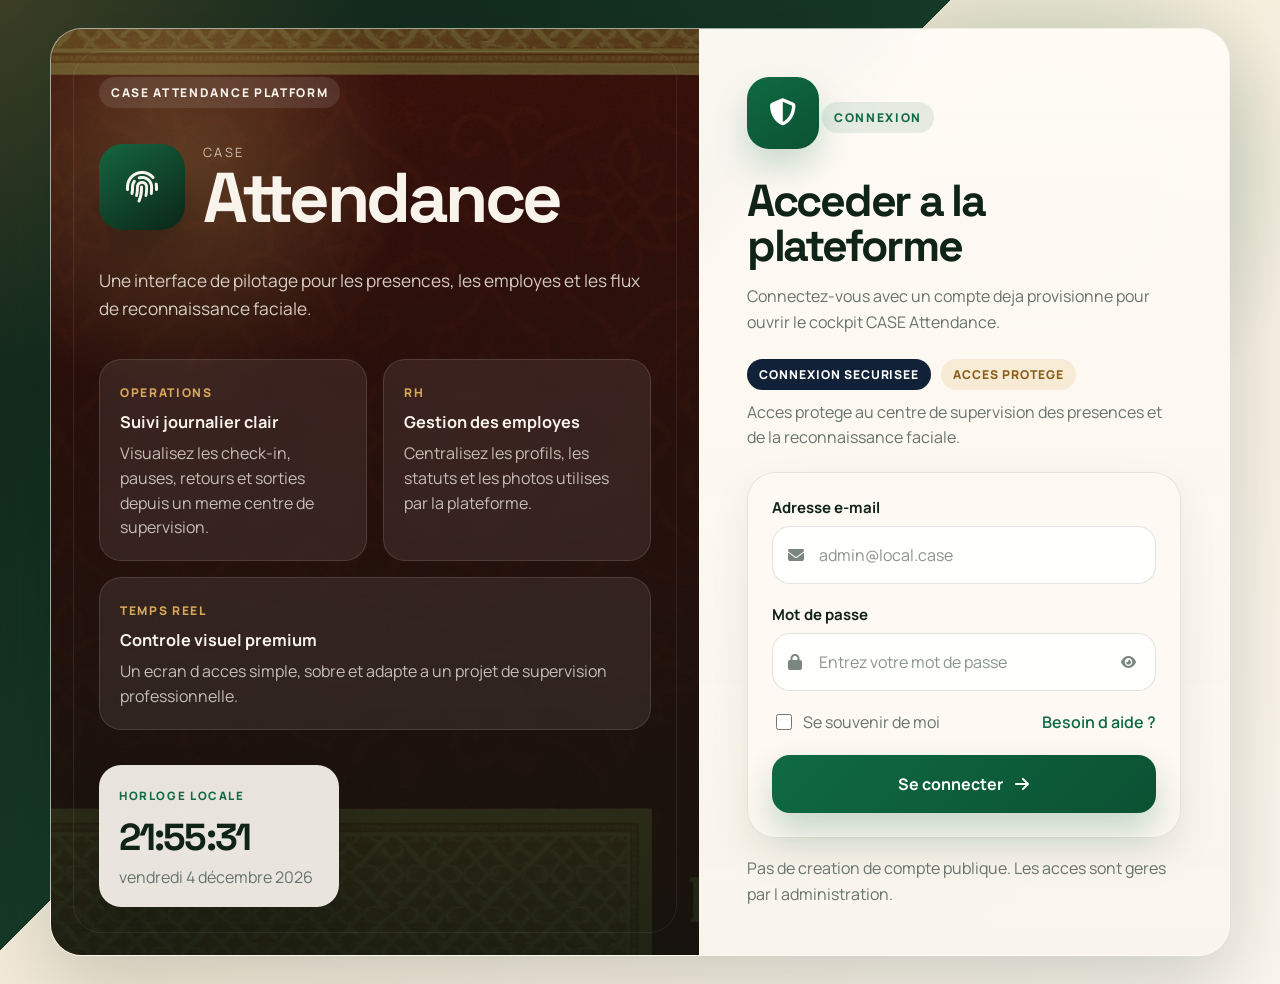
<file: FrontEnd/login.html>
<!DOCTYPE html>
<html lang="fr">
<head>
    <meta charset="UTF-8">
    <meta name="viewport" content="width=device-width, initial-scale=1.0">
    <title>CASE Attendance | Login</title>
    <link rel="preconnect" href="https://fonts.googleapis.com">
    <link rel="preconnect" href="https://fonts.gstatic.com" crossorigin>
    <link href="https://fonts.googleapis.com/css2?family=Manrope:wght@400;500;600;700;800&family=Space+Grotesk:wght@500;700&display=swap" rel="stylesheet">
    <link rel="stylesheet" href="https://cdnjs.cloudflare.com/ajax/libs/font-awesome/6.4.0/css/all.min.css">
    <link rel="stylesheet" href="login.css">
</head>
<body class="login-page">
    <main class="login-shell">
        <section class="login-stage">
            <div class="stage-frame"></div>
            <div class="stage-content">
                <span class="eyebrow">CASE attendance platform</span>
                <div class="stage-brand">
                    <div class="brand-mark">
                        <i class="fas fa-fingerprint"></i>
                    </div>
                    <div>
                        <p class="brand-label">CASE</p>
                        <h1>Attendance</h1>
                    </div>
                </div>

                <p class="stage-lead">
                    Une interface de pilotage pour les presences, les employes et les flux de reconnaissance faciale.
                </p>

                <div class="stage-grid">
                    <article class="stage-panel">
                        <span class="panel-kicker">Operations</span>
                        <strong>Suivi journalier clair</strong>
                        <p>Visualisez les check-in, pauses, retours et sorties depuis un meme centre de supervision.</p>
                    </article>
                    <article class="stage-panel">
                        <span class="panel-kicker">RH</span>
                        <strong>Gestion des employes</strong>
                        <p>Centralisez les profils, les statuts et les photos utilises par la plateforme.</p>
                    </article>
                    <article class="stage-panel stage-panel-wide">
                        <span class="panel-kicker">Temps reel</span>
                        <strong>Controle visuel premium</strong>
                        <p>Un ecran d acces simple, sobre et adapte a un projet de supervision professionnelle.</p>
                    </article>
                </div>

                <div class="stage-clock">
                    <span class="clock-label">Horloge locale</span>
                    <div class="clock-time" id="clock-time">00:00:00</div>
                    <div class="clock-date" id="clock-date">Lundi 1 janvier 2026</div>
                </div>
            </div>
        </section>

        <section class="login-card">
            <div class="login-card-header">
                <div class="logo-container">
                    <i class="fas fa-shield-halved logo-icon"></i>
                </div>
                <span class="eyebrow eyebrow-soft">Connexion</span>
                <h2>Acceder a la plateforme</h2>
                <p>Connectez-vous avec un compte deja provisionne pour ouvrir le cockpit CASE Attendance.</p>
            </div>

            <div id="notification" class="notification" style="display: none;"></div>

            <div class="auth-inline" aria-live="polite">
                <span class="auth-badge" id="authModeBadge">Connexion securisee</span>
                <span class="auth-security-hint" id="authSecurityHint">Acces protege</span>
            </div>
            <p id="authModeDescription" class="auth-caption">
                Authentification du tableau de bord et des operations de pointage.
            </p>

            <form id="login-form" class="login-form">
                <div class="form-group">
                    <label for="username">Adresse e-mail</label>
                    <div class="input-group">
                        <i class="fas fa-envelope input-icon"></i>
                        <input type="email" id="username" placeholder="admin@local.case" required autocomplete="username">
                    </div>
                </div>

                <div class="form-group">
                    <label for="password">Mot de passe</label>
                    <div class="input-group">
                        <i class="fas fa-lock input-icon"></i>
                        <input type="password" id="password" placeholder="Entrez votre mot de passe" required autocomplete="current-password">
                        <button type="button" id="toggle-password" class="toggle-password" aria-label="Afficher le mot de passe">
                            <i class="fas fa-eye"></i>
                        </button>
                    </div>
                </div>

                <div class="form-options">
                    <div class="remember-me">
                        <input type="checkbox" id="remember" name="remember">
                        <label for="remember">Se souvenir de moi</label>
                    </div>
                    <a href="#" class="forgot-password" id="forgot-password-link">Besoin d aide ?</a>
                </div>

                <button type="submit" class="login-btn">
                    <span class="btn-text">Se connecter</span>
                    <i class="fas fa-arrow-right btn-icon"></i>
                </button>
            </form>

            <div class="login-footer">
                <p>Pas de creation de compte publique. Les acces sont geres par l administration.</p>
            </div>
        </section>
    </main>

    <div id="password-reset-modal" class="password-reset-modal">
        <div class="modal-content">
            <span class="close-modal">&times;</span>
            <h2>Besoin d aide ?</h2>
            <p>Saisissez votre adresse e-mail. La reinitialisation reste geree par un administrateur.</p>
            <div class="form-group">
                <div class="input-group">
                    <i class="fas fa-envelope input-icon"></i>
                    <input type="email" id="reset-email" placeholder="Votre adresse e-mail" required>
                </div>
            </div>
            <button id="reset-password-btn" class="reset-btn">
                <span>Envoyer la demande</span>
                <i class="fas fa-paper-plane"></i>
            </button>
        </div>
    </div>

    <script src="script.js"></script>
</body>
</html>
</file>
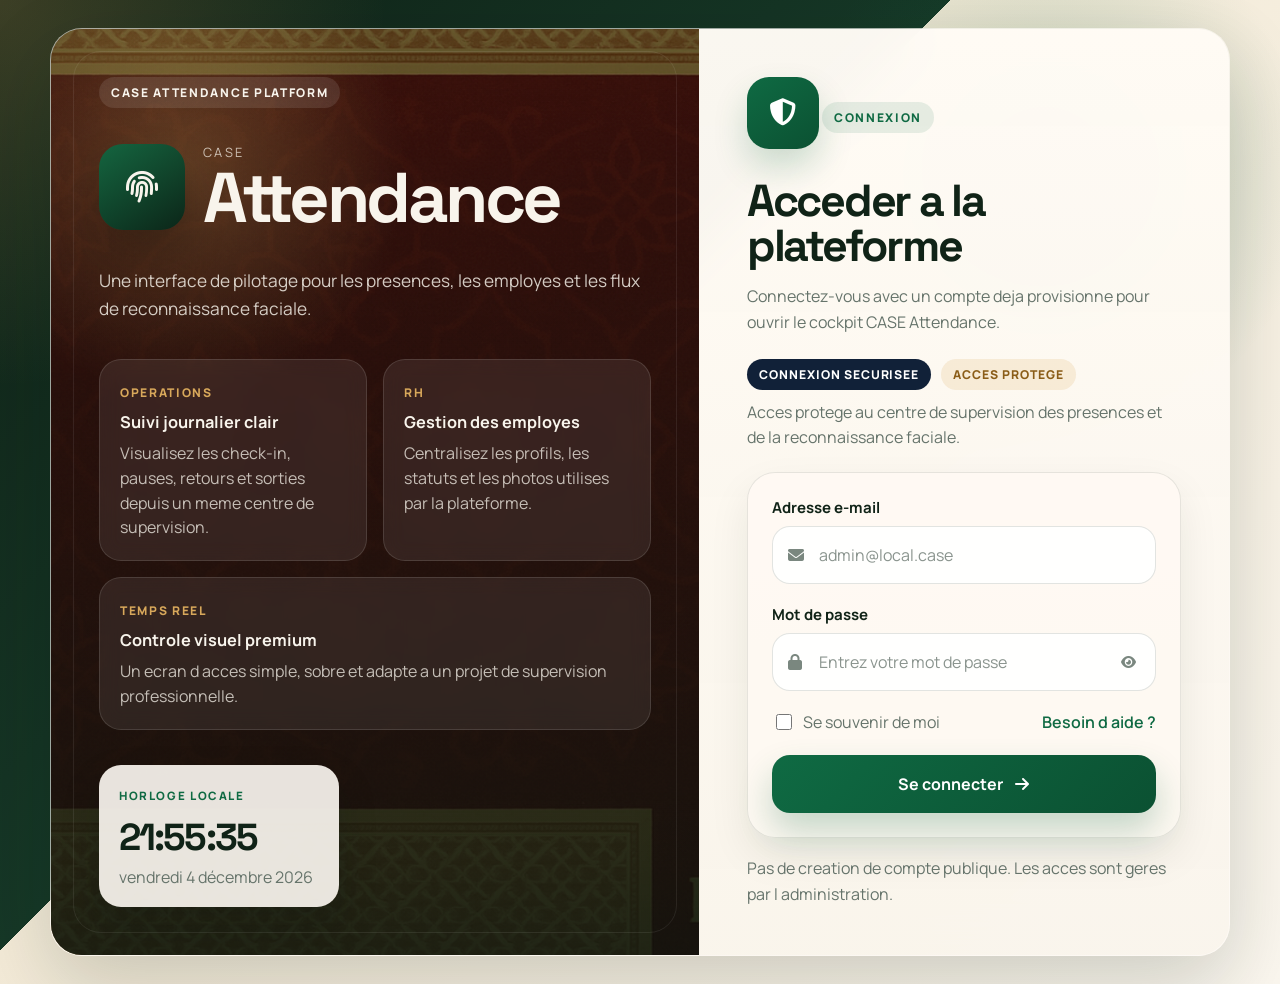
<file: FrontEnd/parameter.html>
<!DOCTYPE html>
<html lang="fr" data-theme="light">
<head>
    <meta charset="UTF-8">
    <meta name="viewport" content="width=device-width, initial-scale=1.0">
    <title>Paramètres | Admin Dashboard</title>
    <link rel="preconnect" href="https://fonts.googleapis.com">
    <link rel="preconnect" href="https://fonts.gstatic.com" crossorigin>
    <link href="https://fonts.googleapis.com/css2?family=Manrope:wght@400;500;600;700;800&family=Space+Grotesk:wght@500;700&display=swap" rel="stylesheet">
    <link rel="stylesheet" href="https://cdnjs.cloudflare.com/ajax/libs/font-awesome/6.4.0/css/all.min.css">
    <link rel="stylesheet" href="sidebar.css">
    <link rel="stylesheet" href="styles.css">
    <link rel="stylesheet" href="parameter.css">

</head>
<body>
    <!-- Dashboard Container -->
    <div class="dashboard" id="dashboardContainer">
        <!-- Sidebar -->
        <div class="sidebar" id="sidebar">
            <div class="logo">
                <img src="logoCAF.png" alt="CAF Logo" style="height: 50px;">
            </div>
            <button class="sidebar-toggle-btn" id="sidebarToggle">
                <i class="fas fa-bars"></i>
            </button>
            <ul class="menu">
                <li><a href="index.html"><i class="fas fa-home"></i> <span class="menu-text">Dashboard</span></a></li>
                <li><a href="employee.html"><i class="fas fa-users"></i> <span class="menu-text">EMPLOYEES</span></a></li>
                <li class="dropdown">
                    <a href="attendance.html" class="dropdown-btn">
                      <i class="fas fa-edit"></i> <span class="menu-text">Attendance</span>
                      <i class="fas fa-caret-down dropdown-icon"></i>
                    </a>
                    <ul class="submenu">
                      <li><a href="attendance.html"><i class="fas fa-calendar-check"></i> Présence des employés</a></li>
                      <li><a href="empAtt.html"><i class="fas fa-user-clock"></i> Présence par employé</a></li>
                      <li><a href="prsheet.html" class="active"><i class="fas fa-calendar-alt"></i> Feuille de Présence</a></li>
                    </ul>
                </li>
                <li><a href="parameter.html"><i class="fas fa-cog"></i> <span class="menu-text">Settings</span></a></li>
            </ul>
            <button id="logoutBtn" class="logout-btn">
                <i class="fas fa-sign-out-alt"></i>
                <span class="menu-text">Logout</span>
            </button>
        </div>

        <!-- Main Content -->
        <div class="main-content" id="mainContent">
            <!-- Header -->
            <div class="header">
                <div class="header-left"></div> 
              
                <div class="header-right"> 
                    <button id="themeToggle" title="Toggle dark/light mode">🌙</button>
                  <div class="user-profile">
                    <img src="1.jpg" alt="Admin" />
                    <div class="user-info">
                      <span class="user-name" data-auth-name>System Admin</span>
                      <span class="user-role" data-auth-role>ADMIN</span>
                    </div>
              
                    <!-- Formulaire au survol -->
                    <div class="user-popup">
                      <p><strong>Nom :</strong> <span data-auth-name>System Admin</span></p>
                      <p><strong>Statut :</strong> <span data-auth-role>ADMIN</span></p>
                    </div>
                  </div>
                </div>
            </div>

            <!-- Settings Content -->
            <div class="settings-content">
                <section class="section-hero settings-hero">
                    <div>
                        <span class="section-kicker">Platform controls</span>
                        <h1 class="section-title">Ajustez votre environnement d'administration et votre securite personnelle.</h1>
                        <p class="section-copy">Reglez les notifications, renforcez votre mot de passe et conservez une experience de pilotage coherente sur toute la plateforme.</p>
                    </div>
                </section>

                <div class="settings-card">
                    <h2><i class="fas fa-palette"></i> Apparence</h2>
                    <div class="theme-selector">
                        <div class="theme-option" data-theme="light">
                            <div class="theme-preview light">
                                <div class="preview-header"></div>
                                <div class="preview-sidebar"></div>
                                <div class="preview-content"></div>
                            </div>
                            <span>Clair</span>
                        </div>
                        <div class="theme-option" data-theme="dark">
                            <div class="theme-preview dark">
                                <div class="preview-header"></div>
                                <div class="preview-sidebar"></div>
                                <div class="preview-content"></div>
                            </div>
                            <span>Sombre</span>
                        </div>
                    </div>
                </div>

                <div class="settings-card">
                    <h2><i class="fas fa-bell"></i> Notifications</h2>
                    
                    <div class="setting-option">
                        <div class="option-info">
                            <h3>Notifications par email</h3>
                            <p>Recevoir des alertes par email</p>
                        </div>
                        <label class="switch">
                            <input type="checkbox" id="emailNotifications">
                            <span class="slider round"></span>
                        </label>
                    </div>

                    <div class="setting-option">
                        <div class="option-info">
                            <h3>Notifications push</h3>
                            <p>Recevoir des notifications sur ce dispositif</p>
                        </div>
                        <label class="switch">
                            <input type="checkbox" id="pushNotifications">
                            <span class="slider round"></span>
                        </label>
                    </div>

                    <div class="setting-option">
                        <div class="option-info">
                            <h3>Son de confirmation reconnaissance</h3>
                            <p>Jouer un retour sonore lors d'une validation importante</p>
                        </div>
                        <label class="switch">
                            <input type="checkbox" id="recognitionSound">
                            <span class="slider round"></span>
                        </label>
                    </div>

                    <div class="setting-option">
                        <div class="option-info">
                            <h3>Rafraichissement automatique dashboard</h3>
                            <p>Mettre a jour les indicateurs et activites sans recharger la page</p>
                        </div>
                        <label class="switch">
                            <input type="checkbox" id="autoRefreshDashboard">
                            <span class="slider round"></span>
                        </label>
                    </div>

                    <div class="setting-option">
                        <div class="option-info">
                            <h3>Mode tableau compact</h3>
                            <p>Reduire l'espacement pour afficher plus de donnees a l'ecran</p>
                        </div>
                        <label class="switch">
                            <input type="checkbox" id="compactTables">
                            <span class="slider round"></span>
                        </label>
                    </div>
                </div>
                
                <!-- Nouvelle section pour le changement de mot de passe -->
                <div class="settings-card">
                    <h2><i class="fas fa-key"></i> Changement de mot de passe</h2>
                    
                    <div id="passwordChangeNotification" class="notification" style="display: none;"></div>
                    
                    <div class="password-change-form">
                        <div class="form-group">
                            <label for="currentPassword">Mot de passe actuel</label>
                            <div class="input-group">
                                <i class="fas fa-lock input-icon"></i>
                                <input type="password" id="currentPassword" placeholder="Entrez votre mot de passe actuel">
                                <button type="button" class="toggle-password" aria-label="Afficher le mot de passe">
                                    <i class="fas fa-eye"></i>
                                </button>
                            </div>
                        </div>
                        
                        <div class="form-group">
                            <label for="newPassword">Nouveau mot de passe</label>
                            <div class="input-group">
                                <i class="fas fa-key input-icon"></i>
                                <input type="password" id="newPassword" placeholder="Entrez votre nouveau mot de passe">
                                <button type="button" class="toggle-password" aria-label="Afficher le mot de passe">
                                    <i class="fas fa-eye"></i>
                                </button>
                            </div>
                        </div>
                        
                        <div class="form-group">
                            <label for="confirmPassword">Confirmer le mot de passe</label>
                            <div class="input-group">
                                <i class="fas fa-check input-icon"></i>
                                <input type="password" id="confirmPassword" placeholder="Confirmez votre nouveau mot de passe">
                                <button type="button" class="toggle-password" aria-label="Afficher le mot de passe">
                                    <i class="fas fa-eye"></i>
                                </button>
                            </div>
                        </div>
                        
                        <div class="password-strength">
                            <div class="strength-meter">
                                <div class="strength-bar" id="strengthBar"></div>
                            </div>
                            <span id="strengthText">Force du mot de passe</span>
                        </div>
                        
                        <div class="password-requirements">
                            <p>Le mot de passe doit contenir :</p>
                            <ul>
                                <li id="length"><i class="fas fa-times"></i> Au moins 8 caractères</li>
                                <li id="uppercase"><i class="fas fa-times"></i> Au moins une majuscule</li>
                                <li id="lowercase"><i class="fas fa-times"></i> Au moins une minuscule</li>
                                <li id="number"><i class="fas fa-times"></i> Au moins un chiffre</li>
                                <li id="special"><i class="fas fa-times"></i> Au moins un caractere special</li>
                            </ul>
                        </div>
                        
                        <button id="changePasswordBtn" class="change-password-btn">
                            <i class="fas fa-save"></i> Enregistrer les modifications
                        </button>
                    </div>
                </div>
            </div>
        </div>
    </div>

    <script src="script.js"></script>
    <script src="parameter.js"></script>
    
</body>
</html>
</file>
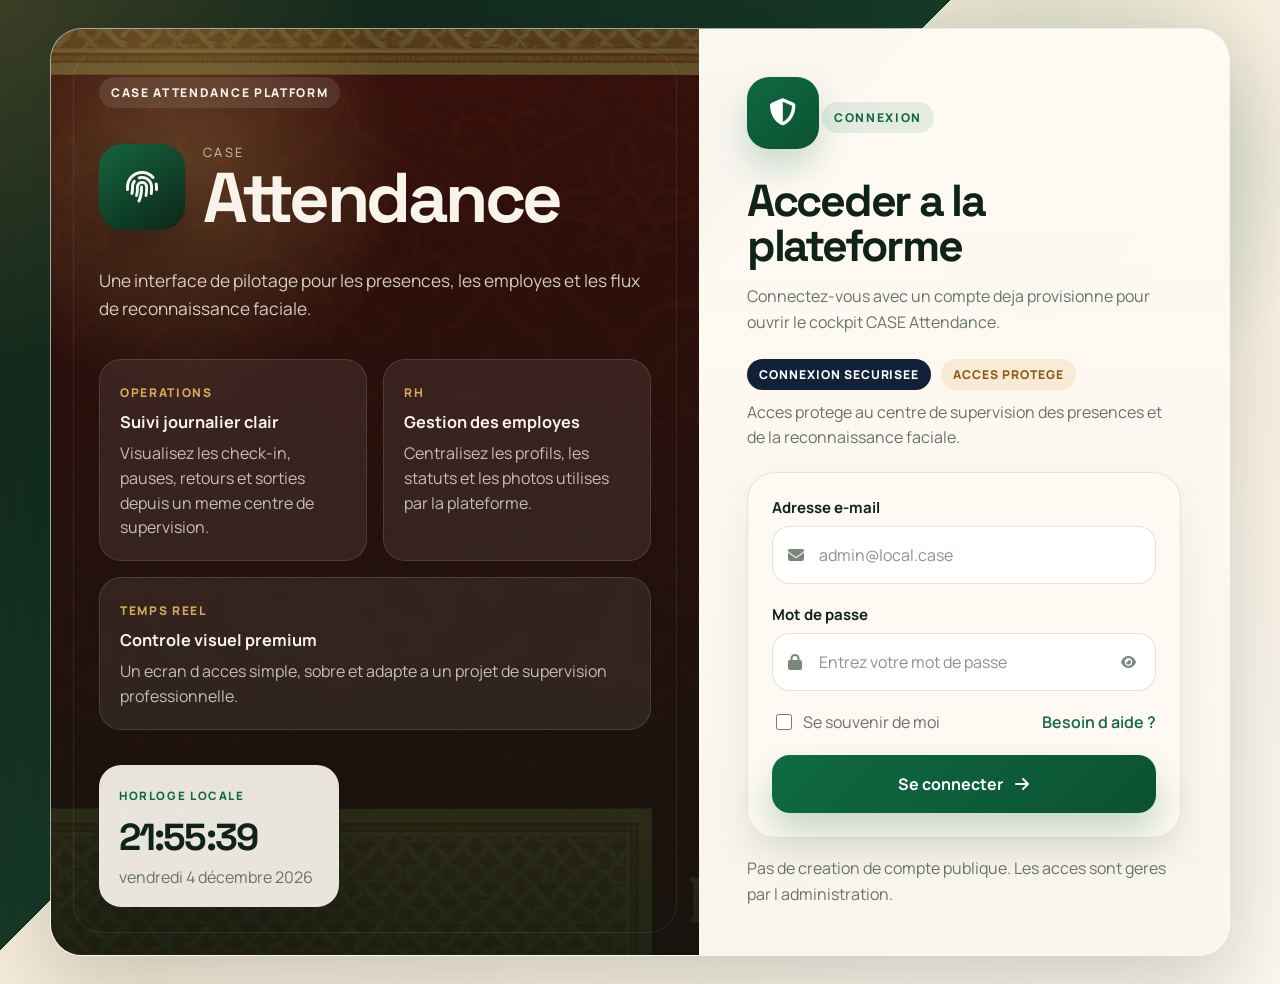
<file: FrontEnd/prsheet.html>
<!DOCTYPE html>
<html lang="fr" >
<head>
    <meta charset="UTF-8">
    <meta name="viewport" content="width=device-width, initial-scale=1.0">
    <title>Feuille de Présence | Dashboard Admin</title>
    <link rel="preconnect" href="https://fonts.googleapis.com">
    <link rel="preconnect" href="https://fonts.gstatic.com" crossorigin>
    <link href="https://fonts.googleapis.com/css2?family=Manrope:wght@400;500;600;700;800&family=Space+Grotesk:wght@500;700&display=swap" rel="stylesheet">
    <link rel="stylesheet" href="https://cdnjs.cloudflare.com/ajax/libs/font-awesome/6.4.0/css/all.min.css">
    <link rel="stylesheet" href="sidebar.css">
    <link rel="stylesheet" href="styles.css">
    <link rel="stylesheet" href="prsheet.css">
</head>
<body>
    <!-- Dashboard Container -->
    <div class="dashboard" id="dashboardContainer">
        <!-- Sidebar -->
        <div class="sidebar" id="sidebar">
            <div class="logo">
                <img src="logoCAF.png" alt="CAF Logo" style="height: 50px;">
            </div>
            <button class="sidebar-toggle-btn" id="sidebarToggle">
                <i class="fas fa-bars"></i>
            </button>
            <ul class="menu">
                <li><a href="index.html"><i class="fas fa-home"></i> <span class="menu-text">Dashboard</span></a></li>
                <li><a href="employee.html"><i class="fas fa-users"></i> <span class="menu-text">EMPLOYEES</span></a></li>
                <li class="dropdown">
                    <a href="attendance.html" class="dropdown-btn">
                      <i class="fas fa-edit"></i> <span class="menu-text">Attendance</span>
                      <i class="fas fa-caret-down dropdown-icon"></i>
                    </a>
                    <ul class="submenu">
                      <li><a href="attendance.html"><i class="fas fa-calendar-check"></i> Présence des employés</a></li>
                      <li><a href="empAtt.html"><i class="fas fa-user-clock"></i> Présence par employé</a></li>
                      <li><a href="prsheet.html" class="active"><i class="fas fa-calendar-alt"></i> Feuille de Présence</a></li>
                    </ul>
                </li>
                <li><a href="parameter.html"><i class="fas fa-cog"></i> <span class="menu-text">Settings</span></a></li>
            </ul>
            <button id="logoutBtn" class="logout-btn">
                <i class="fas fa-sign-out-alt"></i>
                <span class="menu-text">Logout</span>
            </button>
        </div>

        <!-- Main Content -->
        <div class="main-content" id="mainContent">
            <!-- Header -->
            <div class="header">   
                <div class="header-right">
                    <button id="themeToggle" title="Toggle dark/light mode">🌙</button>
                  <div class="user-profile">
                    <img src="1.jpg" alt="Admin" />
                    <div class="user-info">
                      <span class="user-name" data-auth-name>System Admin</span>
                      <span class="user-role" data-auth-role>ADMIN</span>
                    </div>
              
                    <!-- Formulaire au survol -->
                    <div class="user-popup">
                      <p><strong>Nom :</strong> <span data-auth-name>System Admin</span></p>
                      <p><strong>Statut :</strong> <span data-auth-role>ADMIN</span></p>
                    </div>
                  </div>
                </div>
            </div>

            <!-- Attendance Content -->
            <div class="content">
                <section class="section-hero sheet-hero">
                    <div>
                        <span class="section-kicker">Monthly overview</span>
                        <h1 class="section-title">Visualisez la feuille de presence mensuelle avec une lecture plus nette.</h1>
                        <p class="section-copy">Filtrez par mois, reperez les absences et sortez rapidement une feuille exploitable pour le suivi administratif.</p>
                    </div>
                </section>
                <!-- Filter Section -->
                <div class="header-left">
                    <h1 class="page-title"><i class="fas fa-calendar-alt"></i> Attendance Sheet</h1>
                </div>
                <div class="filter-section">
                    <div class="filter-controls">
                        <div class="filter-group">
                            <label for="yearSelect">Année:</label>
                            <select id="yearSelect" class="filter-select">
                                <option value="2023">2023</option>
                                <option value="2024">2024</option>
                                <option value="2025" selected>2025</option>
                            </select>
                        </div>
                        <div class="filter-group">
                            <label for="monthSelect">Mois:</label>
                            <select id="monthSelect" class="filter-select">
                                <option value="1">Janvier</option>
                                <option value="2">Février</option>
                                <option value="3" selected>Mars</option>
                                <option value="4">Avril</option>
                                <option value="5">Mai</option>
                                <option value="6">Juin</option>
                                <option value="7">Juillet</option>
                                <option value="8">Août</option>
                                <option value="9">Septembre</option>
                                <option value="10">Octobre</option>
                                <option value="11">Novembre</option>
                                <option value="12">Décembre</option>
                            </select>
                        </div>
                        <button id="searchBtn" class="search-btn">
                            <i class="fas fa-search"></i> Rechercher
                        </button>
                    </div>
                    
                    <div class="filter-info-row">
                        <div class="filter-tags" id="filterTags">
                            Filtered by: <span class="filter-tag">Year: <strong id="yearTag">2025</strong></span> | <span class="filter-tag">Month: <strong id="monthTag">Mars</strong></span>
                        </div>
                        
                        <div class="attendance-legend">
                            <div class="legend-item">
                                <span class="legend-color present"></span>
                                <span class="legend-text">Présent</span>
                            </div>
                            <div class="legend-item">
                                <span class="legend-color absent"></span>
                                <span class="legend-text">Absent</span>
                            </div>
                            <div class="legend-item">
                                <span class="legend-color leave"></span>
                                <span class="legend-text">Congé</span>
                            </div>
                            <div class="legend-item">
                                <span class="legend-color weekend"></span>
                                <span class="legend-text">Weekend</span>
                            </div>
                            <div class="legend-item">
                                <span class="legend-color holiday"></span>
                                <span class="legend-text">Jour férié</span>
                            </div>
                        </div>
                    </div>
                </div>

                <!-- Attendance Table -->
                <div class="table-container">
                    <table id="attendanceTable" class="attendance-table">
                        <thead id="tableHeader">
                            <!-- Header will be generated by JavaScript -->
                        </thead>
                        <tbody id="tableBody">
                            <!-- Rows will be generated by JavaScript -->
                        </tbody>
                    </table>
                </div>

                <!-- Export Options -->
                <div class="export-options">
                    <button class="export-btn" id="exportPdf">
                        <i class="fas fa-file-pdf"></i> Exporter en PDF
                    </button>
                    <button class="export-btn" id="exportExcel">
                        <i class="fas fa-file-excel"></i> Exporter en Excel
                    </button>
                    <button class="export-btn" id="printBtn">
                        <i class="fas fa-print"></i> Imprimer
                    </button>
                </div>
            </div>
        </div>
    </div>

    <!-- Loading Overlay -->
    <div id="loadingOverlay" class="loading-overlay">
        <div class="spinner"></div>
        <p>Chargement des données...</p>
    </div>

    <!-- Scripts -->
    <script src="script.js"></script>
    <script src="prsheet.js"></script>
</body>
</html>
</file>
<file: FrontEnd/sidebar.css>
/* ===== GLOBAL RESET ===== */
*,
*::before,
*::after {
  box-sizing: border-box;
}

:root {
  --sidebar-bg: #2c3e50;
  --primary-color: #487eb0;
  --menu-hover: rgba(255, 255, 255, 0.1);
  --menu-active: rgba(255, 255, 255, 0.2);
  --danger-color: #e74c3c;
}

.dark-theme {
  --sidebar-bg: #1a202c;
  --primary-color: #63b3ed;
  --menu-hover: rgba(255, 255, 255, 0.15);
  --menu-active: rgba(255, 255, 255, 0.25);
}

body {
  margin: 0;
  font-family: -apple-system, BlinkMacSystemFont, "Segoe UI", Roboto, Oxygen, Ubuntu, Cantarell, "Open Sans",
    "Helvetica Neue", sans-serif;
}

/* ===== SIDEBAR ===== */
.sidebar {
  position: fixed;
  left: 0;
  top: 0;
  bottom: 0;
  width: 220px;
  transition: width 0.3s ease;
  z-index: 1000;
  background-color: var(--sidebar-bg);
  color: white;
  box-shadow: 4px 0 10px rgba(0, 0, 0, 0.1);
  display: flex;
  flex-direction: column;
}

.sidebar.collapsed {
  width: 60px;
}

/* Text transitions for collapse */
.menu-text,
.logo-text {
  white-space: nowrap;
  opacity: 1;
  transition: opacity 0.2s ease, width 0.2s ease;
  width: auto;
  overflow: hidden;
}

.sidebar.collapsed .menu-text,
.sidebar.collapsed .logo-text {
  opacity: 0;
  width: 0;
  display: none;
}

/* ===== LOGO ===== */
.logo {
  height: 70px;
  padding: 5px;
  border-bottom: 1px solid rgba(255, 255, 255, 0.1);
  display: flex;
  justify-content: center; /* Centrage horizontal */
  align-items: center; /* Centrage vertical */
  transition: padding 0.3s ease; /* Transition fluide */
}

.sidebar.collapsed .logo {
  padding: 15px 5px; /* Réduire l'espacement en mode réduit */
}

.logo img {
  margin: 0 auto; /* Centrage supplémentaire pour le mode réduit */
  transition: transform 0.3s ease;
  height: 60px;
}

.logo h2 {
  margin: 0;
  display: flex;
  align-items: center;
  gap: 10px;
}

.logo i {
  font-size: 1.5rem;
  transition: transform 0.3s ease;
}

/* ===== SIDEBAR TOGGLE BUTTON ===== */
.sidebar-toggle-btn {
  position: absolute;
  top: 15px;
  right: -45px;
  background: var(--primary-color);
  color: white;
  border: none;
  padding: 8px 10px;
  border-radius: 4px;
  cursor: pointer;
  transition: all 0.3s ease;
  box-shadow: 0 2px 5px rgba(0,0,0,0.2); 
  z-index: 1100;
  display: block; /* Assurez-vous que le bouton est toujours visible */
}

.sidebar-toggle-btn:hover {
  background: #386994;
  transform: scale(1.05);
}

.sidebar-toggle-btn i {
  transition: transform 0.3s ease;
}

.sidebar.collapsed .sidebar-toggle-btn i {
  transform: rotate(180deg);
}

/* Masquer l'icône dropdown dans la sidebar réduite */
.sidebar.collapsed .dropdown-icon {
  display: none;
}

/* Garder le submenu visible si parent actif */
.dropdown.active .submenu {
  display: block !important;
}

/* Style de sélection pour sidebar collapsed */
.sidebar.collapsed .menu li.active > a {
  background: var(--menu-active);
  border-left: 4px solid var(--primary-color);
}

/* Animation d'ouverture améliorée */
.submenu {
  transition: all 0.3s ease;
  overflow: hidden;
  display: none; /* Assurez-vous que les sous-menus sont masqués par défaut */
}

/* ===== MENU ===== */
.menu {
  margin: 20px 0;
  padding: 0;
  flex-grow: 1;
  overflow-y: auto;
}

.menu li {
  list-style: none;
  padding: 0;
  margin-bottom: 5px;
  cursor: pointer;
  position: relative;
  overflow: hidden;
}

.menu li a {
  color: inherit;
  text-decoration: none;
  display: flex;
  align-items: center;
  gap: 12px;
  padding: 12px 20px;
  transition: all 0.3s ease;
  border-left: 4px solid transparent;
  position: relative;
}

.menu li a:before {
  content: "";
  position: absolute;
  left: 0;
  top: 0;
  height: 100%;
  width: 0;
  background: var(--menu-hover);
  z-index: -1;
  transition: width 0.3s ease;
}

.menu li a:hover:before {
  width: 100%;
}

.menu li a:hover {
  border-left: 4px solid var(--primary-color);
}

.menu li.active a {
  background: var(--menu-active);
  border-left: 4px solid var(--primary-color);
}

/* Animated icons */
.menu li i {
  font-size: 1.2rem;
  min-width: 20px;
  text-align: center;
  transition: transform 0.3s ease, color 0.3s ease;
}

.menu li a:hover i {
  transform: translateX(3px) scale(1.1);
  color: var(--primary-color);
}

/* Center icons when collapsed */
.sidebar.collapsed .menu li i {
  margin: 0 auto;
}

.sidebar.collapsed .menu li {
  text-align: center;
}

.sidebar.collapsed .menu li a {
  padding: 12px 0;
  justify-content: center;
}

/* ===== LOGOUT BUTTON ===== */
.logout-btn {
  margin: 10px 15px 20px;
  background: var(--danger-color);
  color: #fff;
  border: none;
  border-radius: 6px;
  cursor: pointer;
  font-weight: bold;
  display: flex;
  align-items: center;
  gap: 12px;
  padding: 10px 15px;
  transition: all 0.3s ease;
  overflow: hidden;
}

.logout-btn:hover {
  background: #c0392b;
  transform: translateY(-2px);
  box-shadow: 0 4px 8px rgba(0, 0, 0, 0.2);
}

.logout-btn:active {
  transform: translateY(0);
  box-shadow: none;
}

.logout-btn i {
  font-size: 1.2rem;
  min-width: 20px;
}

/* Center logout icon when collapsed */
.sidebar.collapsed .logout-btn {
  padding: 10px 0;
  justify-content: center;
}

/* Add a ripple effect to buttons */
.menu li a::after,
.logout-btn::after {
  content: '';
  position: absolute;
  top: 50%;
  left: 50%;
  width: 5px;
  height: 5px;
  background: rgba(255, 255, 255, 0.5);
  opacity: 0;
  border-radius: 100%;
  transform: scale(1, 1) translate(-50%);
  transform-origin: 50% 50%;
}

.menu li a:focus:not(:active)::after,
.logout-btn:focus:not(:active)::after {
  animation: ripple 1s ease-out;
}

@keyframes ripple {
  0% {
    transform: scale(0, 0);
    opacity: 0.5;
  }
  20% {
    transform: scale(25, 25);
    opacity: 0.5;
  }
  100% {
    opacity: 0;
    transform: scale(40, 40);
  }
}

/* ===== MAIN CONTENT ===== */
.main-content {
  margin-left: 220px;
  padding: 20px;
  transition: margin-left 0.3s cubic-bezier(0.4, 0, 0.2, 1);
}

.sidebar.collapsed + .main-content {
  margin-left: 60px;
}

/* ===== RESPONSIVE SIDEBAR ===== */
@media (max-width: 768px) {
  .sidebar {
    transform: translateX(-100%);
    width: 220px;
  }
  
  .sidebar.mobile-open {
    transform: translateX(0);
  }
  
  .main-content {
    margin-left: 0;
  }
  
  /* Mobile toggle button animation */
  .mobile-toggle {
    transition: transform 0.3s ease;
  }
  
  .sidebar.mobile-open ~ .main-content .mobile-toggle {
    transform: rotate(90deg);
  }
}

/* Gestion des sous-menus */
.sidebar:not(.collapsed) .dropdown.active-parent > .submenu {
  display: block !important;
}

.sidebar.collapsed .dropdown > .submenu {
  display: none !important;
}

/* Sélection uniquement pour les éléments actifs */
.menu li.active > a {
  background: var(--menu-active);
  border-left: 4px solid var(--primary-color);
}

.menu li.active-parent > a {
  background: rgba(255, 255, 255, 0.05);
}

.submenu li.active a {
  background: rgba(255, 255, 255, 0.1) !important;
  color: #fff !important;
}

/* === Custom update: distinguish sidebar icons on hover/active === */
.menu li a:hover i,
.menu li.active a i {
  color: #ffffff; /* force white icon for visibility */
}

/* === Updated Sidebar Styling with Green Theme === */
.sidebar {
  background-color: #003000; /* very dark green background */
  color: white;
}

.sidebar .menu li a {
  color: #cdeccd; /* soft pale green for text */
  padding: 12px 20px;
  display: flex;
  align-items: center;
  text-decoration: none;
}

.sidebar .menu li a:hover,
.sidebar .menu li.active a {
  background-color: #004900; /* medium green background on hover/active */
  color: #ffffff;
  border-left: 4px solid #006300; /* light green left border */
}

.sidebar .menu li a:hover i,
.sidebar .menu li.active a i {
  color: #ffffff; /* icon color on hover/active */
}

/* ===== PREMIUM SIDEBAR OVERRIDES ===== */
:root {
  --shell-bg: #f4efe5;
  --panel-bg: rgba(255, 252, 246, 0.74);
  --panel-line: rgba(16, 41, 28, 0.08);
  --sidebar-bg: linear-gradient(180deg, #143124 0%, #10251b 100%);
  --primary-color: #c69a4b;
  --menu-hover: rgba(255, 255, 255, 0.08);
  --menu-active: rgba(255, 255, 255, 0.12);
}

body {
  font-family: 'Manrope', sans-serif;
}

.sidebar {
  background: var(--sidebar-bg);
  color: rgba(249, 244, 234, 0.92);
  border-right: 1px solid rgba(255, 255, 255, 0.08);
  box-shadow: 20px 0 40px rgba(8, 20, 14, 0.18);
}

.logo {
  height: 88px;
  border-bottom: 1px solid rgba(255, 255, 255, 0.08);
  background: linear-gradient(180deg, rgba(255, 255, 255, 0.04), transparent);
}

.logo img {
  height: 56px;
  filter: drop-shadow(0 8px 16px rgba(0, 0, 0, 0.16));
}

.sidebar-toggle-btn {
  top: 22px;
  right: -22px;
  width: 44px;
  height: 44px;
  border-radius: 50%;
  display: grid;
  place-items: center;
  padding: 0;
  background: linear-gradient(135deg, #d2a95d, #b8862b);
  color: #132619;
  box-shadow: 0 18px 28px rgba(19, 38, 25, 0.22);
}

.sidebar-toggle-btn:hover {
  background: linear-gradient(135deg, #deba74, #b8862b);
}

.menu {
  margin: 28px 0;
  padding: 0 12px;
}

.menu li {
  margin-bottom: 8px;
}

.menu li a {
  border-radius: 16px;
  border-left: none;
  padding: 14px 16px;
}

.menu li a:hover,
.menu li.active a,
.sidebar.collapsed .menu li.active > a {
  border-left: none;
  background: rgba(255, 255, 255, 0.1);
  box-shadow: inset 0 0 0 1px rgba(198, 154, 75, 0.22);
}

.menu li a:hover i,
.menu li.active i {
  color: #e9c988;
}

.submenu {
  margin-top: 8px;
  padding-left: 8px;
}

.submenu li a {
  padding: 12px 14px;
  font-size: 0.94rem;
  color: rgba(249, 244, 234, 0.82);
}

.logout-btn {
  margin: 16px;
  border-radius: 18px;
  justify-content: center;
  background: linear-gradient(135deg, #9f2e2e, #7e1f1f);
  box-shadow: 0 14px 28px rgba(94, 23, 23, 0.22);
}

.logout-btn:hover {
  background: linear-gradient(135deg, #ba3d3d, #8c2626);
}
</file>
<file: FrontEnd/styles.css>
/* ===== BASE & RESET ===== */
* {
    margin: 0;
    padding: 0;
    box-sizing: border-box;
    transition: background-color 0.3s ease, color 0.3s ease;
}

body {
    font-family: 'Segoe UI', Tahoma, Geneva, Verdana, sans-serif;
    line-height: 1.6;
    background: var(--bg-color);
    color: var(--text-color);
}

/* ===== THEME VARIABLES ===== */
:root {
    /* Colors */
    --primary-color: #004900;
    --primary-dark: #003000;
    --secondary-color: #f39c12;
    --danger-color: #e74c3c;
    --success-color: #2ecc71;
    
    /* Base Theme */
    --bg-color: #f5f6fa;
    --text-color: var(--text-color);
    --text-light: #777;
    --card-bg: #fff;
    --sidebar-bg: #2f3640;
    --menu-hover: #353b48;
    --menu-active: var(--primary-color);
    --border-color: var(--border-color);
    --shadow: 0 5px 15px rgba(0, 0, 0, 0.1);
    --shadow-strong: 0 10px 25px rgba(0, 0, 0, 0.15);
    --primary-color-rgb: 0, 73, 0;
}

/* ===== LAYOUT ===== */
.dashboard {
    display: flex;
    min-height: 100vh;
}

#themeToggle {
    background: none;
    border: none;
    font-size: 20px;
    cursor: pointer;
    color: var(--text-color);
    padding: 5px 10px;
  }
  

/* Styles pour le header */
.header {
    display: flex;
    justify-content: space-between;
    align-items: center;
    padding: 0px 25px;
    background-color: var(--card-bg);
    box-shadow: var(--shadow);
    position: fixed;
    top: 0;
    left: 0;
    right: 0;
    z-index: 100;
    height: 70px;
}

.header-right {
    display: flex;
    align-items: center;
    gap: 20px;
    padding-right: 30px;
    margin-left: auto;
}

.user-profile {
    position: relative;
    margin-left: auto;
    display: flex;
    align-items: center;
    gap: 12px;
    padding: 8px 12px;
    border-radius: 50px;
    background: rgba(var(--primary-color-rgb), 0.1);
    cursor: pointer;
    transition: all 0.3s ease;
}

.user-profile img {
    width: 40px;
    height: 40px;
    border-radius: 50%;
    object-fit: cover;
    border: 2px solid var(--primary-color);
    box-shadow: 0 2px 4px rgba(0, 0, 0, 0.1);
}


.user-profile:hover {
    background: rgba(var(--primary-color-rgb), 0.2);
    transform: translateY(-2px);
}

/* Formulaire caché par défaut */
.user-popup {
    display: none;
    position: absolute;
    top: 110%; /* sous le profil */
    right: 0;
    background: var(--card-bg);
    padding: 10px 15px;
    border-radius: 8px;
    box-shadow: var(--shadow);
    white-space: nowrap;
    z-index: 10;
}

/* Afficher au hover */
.user-profile:hover .user-popup {
    display: block;
}

/* Petite flèche décorative */
.user-popup::before {
    content: '';
    position: absolute;
    top: -8px;
    right: 10px;
    border-width: 0 8px 8px 8px;
    border-style: solid;
    border-color: transparent transparent var(--card-bg) transparent;
}


/* Animation au clic */
.user-profile:active {
    transform: scale(0.98);
}

/* Ajoutez cette variable si elle n'existe pas */
:root {
    --primary-color-rgb: 72, 126, 176;
}
/* FIN  pour le profil utilisateur */


/* ===== CARDS ===== */
.cards {
    display: grid;
    grid-template-columns: repeat(auto-fit, minmax(250px, 300px));
    gap: 20px;
    margin-bottom: 24px;
}

.card {
    background: var(--card-bg);
    padding: 20px;
    border-radius: 8px;
    box-shadow: 0 2px 10px rgba(0, 0, 0, 0.1);
    transition: transform 0.2s ease, box-shadow 0.2s ease;
}

.card:hover {
    transform: translateY(-3px);
    box-shadow: 0 5px 15px rgba(0, 0, 0, 0.1);
}

.card h3 {
    color: var(--text-color);
    opacity: 0.8;
    font-size: 14px;
    margin-bottom: 8px;
}

.card p {
    font-size: 24px;
    font-weight: bold;
    color: var(--primary-color);
}



/* Nouveaux styles pour les cartes analytiques */
.analytics-card {
    display: flex;
    gap: 15px;
    align-items: center;
    padding: 15px;
    background: rgba(0, 99, 0, 0.1);
    color: #004900;
}

.analytics-card i {
    font-size: 1.8rem;
    color: var(--primary-color);
    background: rgba(72, 126, 176, 0.1);
    padding: 15px;
    border-radius: 50%;
}

.analytics-card h3 {
    font-size: 0.9rem;
    margin-bottom: 5px;
    color: var(--text-light);
}

.analytics-card p {
    font-size: 1.5rem;
    margin: 5px 0;
}

.card-trend {
    font-size: 0.8rem;
    padding: 3px 8px;
    border-radius: 12px;
    background: rgba(46, 204, 113, 0.1);
    color: var(--success-color);
}

.card-trend.up {
    background: rgba(0, 99, 0, 0.1);
    color: #004900;
}

.card-trend.down {
    background: rgba(231, 76, 60, 0.1);
    color: var(--danger-color);
}




/* Styles pour le graphique */
.chart-container {
    background: var(--card-bg);
    padding: 20px;
    border-radius: 8px;
    margin: 20px 0;
    box-shadow: var(--shadow);
    width: 100%;
    max-width: 100%;
    overflow: hidden;

    position: relative;
}

.chart-container h3 {
    margin-bottom: 15px;
    display: flex;
    align-items: center;
    gap: 10px;
    color: var(--text-color);
    font-size: 1.1rem;
}

/* Conteneur du canvas du graphique */
.chart-wrapper {
    position: relative;
    height: 300px; /* Hauteur fixe */
    min-height: 300px;
    width: 100%;
}

/* Style du canvas lui-même */
canvas {
    width: 100% !important;
    height: 100% !important;
    max-height: 300px;
    object-fit: contain;
}

/* Responsive pour petits écrans */
@media (max-width: 768px) {
    .chart-container {
        padding: 15px;
        margin: 15px 0;
    }
    
    .chart-wrapper {
        height: 250px;
        min-height: 250px;
    }
    
    .chart-container h3 {
        font-size: 1rem;
    }
}

@media (max-width: 480px) {
    .chart-wrapper {
        height: 200px;
        min-height: 200px;
    }
}

/* Styles pour les tendances */
.card-trend {
    font-size: 0.8rem;
    padding: 3px 8px;
    border-radius: 12px;
    background: rgba(46, 204, 113, 0.1);
    color: var(--success-color);
}

.card-trend.up {
    background: rgba(46, 204, 113, 0.1);
    color: var(--success-color);
}

.card-trend.down {
    background: rgba(231, 76, 60, 0.1);
    color: var(--danger-color);
}

.card-trend.neutral {
    background: rgba(241, 196, 15, 0.1);
    color: var(--secondary-color);
}





/* Activité récente */
.activity-feed {
    background: var(--card-bg);
    padding: 20px;
    border-radius: 8px;
    margin-top: 20px;
    box-shadow: var(--shadow);
    
}

.activity-feed h3 {
    margin-bottom: 15px;
    display: flex;
    align-items: center;
    gap: 10px;
    color: var(--text-color);
}

#recentActivity {
    list-style: none;
}

#recentActivity li {
    padding: 10px 0;
    border-bottom: 1px solid var(--border-color);
    display: flex;
    gap: 10px;
    align-items: flex-start;
}

#recentActivity li:last-child {
    border-bottom: none;
}

.activity-icon {
    background: #004900;
    color: white;
    padding: 5px;
    border-radius: 50%;
    font-size: 0.8rem;
    margin-top: 3px;
    width: 24px;
    height: 24px;
    display: flex;
    align-items: center;
    justify-content: center;
}

.activity-time {
    font-size: 0.8rem;
    color: var(--text-light);
    margin-left: auto;
    white-space: nowrap;
}



/* ===== DASHBOARD GRID ===== */
.dashboard-grid {
    display: grid;
    grid-template-columns: 1fr 1fr;
    gap: 20px;
    margin-bottom: 20px;
}

@media (max-width: 1024px) {
    .dashboard-grid {
        grid-template-columns: 1fr;
    }
}

.analytics-column {
    display: grid;
    grid-template-rows: auto auto auto;
    gap: 15px;
}

.table-column {
    display: flex;
    flex-direction: column;
}





/* Tableau des entrées */
.entries-table {
    height: 100%;
    display: flex;
    flex-direction: column;
}

.entries-table h3 {
    margin-bottom: 15px;
    color: var(--text-color);
    display: flex;
    align-items: center;
    gap: 10px;
}

.table-responsive {
    overflow-x: auto;
    flex-grow: 1;
}

#recentEntriesTable {
    width: 100%;
    border-collapse: collapse;
    background: rgba(0, 99, 0, 0.1);
}

#recentEntriesTable th {
    background: rgba(72, 126, 176, 0.1);
    padding: 12px 15px;
    text-align: left;
    font-weight: 600;
    color: var(--text-color);
}

#recentEntriesTable td {
    padding: 12px 15px;
    border-bottom: 1px solid var(--border-color);
    color: var(--text-color);
}

#recentEntriesTable tr:last-child td {
    border-bottom: none;
}

#recentEntriesTable tr:hover {
    background: rgba(0, 99, 0, 0.05);
}

.employee-cell {
    display: flex;
    align-items: center;
    gap: 10px;
}

.employee-photo {
    width: 30px;
    height: 30px;
    border-radius: 50%;
    object-fit: cover;
}





/* ===== BUTTONS ===== */
button {
    cursor: pointer;
    transition: all 0.2s ease;
    background-color: #004900;
}

#add-user-btn {
    padding: 8px 16px;
    background-color: #004900;
    color: white;
    border: none;
    border-radius: 4px;
}

#add-user-btn:hover {
    opacity: 0.9;
    background-color: #003000;
}

.action-btns {
    display: flex;
    gap: 8px;
}

.edit-btn {
    background: var(--secondary-color);
}

.delete-btn {
    background: var(--danger-color);
}

.action-btns button {
    padding: 6px 12px;
    color: white;
    border: none;
    border-radius: 4px;
    font-size: 12px;
}

/* ===== FORM ELEMENTS ===== */
input {
    padding: 10px 14px;
    border: 1px solid var(--border-color);
    border-radius: 4px;
    background: var(--card-bg);
    color: var(--text-color);
}

.main-content {
    margin-top: 70px;
    flex: 1;
    padding: 20px;
    overflow-x: hidden;
    transition: margin-left 0.3s ease;
    margin-left: 220px;
}

/* Loading Spinner */
.loader {
    border: 5px solid #f3f3f3;
    border-top: 5px solid #004900;
    border-radius: 50%;
    width: 40px;
    height: 40px;
    animation: spin 1s linear infinite;
    margin: 20px auto;
}
  
@keyframes spin {
    0% { transform: rotate(0deg); }
    100% { transform: rotate(360deg); }
}

.task-board {
    margin-top: 20px;
    background: var(--card-bg);
    padding: 20px;
    border-radius: 8px;
    box-shadow: var(--shadow);
}
  
.tasks {
    display: flex;
    gap: 15px;
}
  
.task-column {
    flex: 1;
    background: rgba(0, 0, 0, 0.03);
    padding: 10px;
    border-radius: 8px;
}
  
.task {
    background: var(--card-bg);
    padding: 10px;
    margin: 10px 0;
    border-radius: 4px;
    cursor: grab;
    box-shadow: 0 1px 3px rgba(0,0,0,0.1);
    transition: transform 0.2s ease, box-shadow 0.2s ease;
}

.task:hover {
    transform: translateY(-2px);
    box-shadow: 0 3px 6px rgba(0,0,0,0.15);
}

.task.dragging {
    opacity: 0.7;
    transform: scale(0.95);
    box-shadow: 0 5px 15px rgba(0,0,0,0.2);
}

.task-dropped {
    animation: dropPulse 0.3s ease;
}

@keyframes dropPulse {
    0% { transform: scale(0.95); }
    50% { transform: scale(1.05); }
    100% { transform: scale(1); }
}

button:active {
    transform: scale(0.98);
}

::-webkit-scrollbar {
    width: 8px;
}

::-webkit-scrollbar-thumb {
    background: var(--primary-color);
    border-radius: 4px;
}

/* Ripple effect */
.ripple {
    position: absolute;
    border-radius: 50%;
    background-color: rgba(255, 255, 255, 0.4);
    transform: scale(0);
    animation: ripple 0.6s linear;
    pointer-events: none;
}

@keyframes ripple {
    to {
        transform: scale(4);
        opacity: 0;
    }
}
/* Style du sous-menu */
.submenu {
  display: none;
  list-style: none;
  padding-left: 20px;
}

.submenu li a {
  display: block;
  padding: 10px 20px;
  color: #fff;
  text-decoration: none;
}

.submenu li a:hover {
    border-left: 4px solid #004900;
}

/* Icône de flèche pour le menu déroulant */
.dropdown-icon {
  float: right;
  margin-right: 10px;
}

/* Styles pour la section des nouveaux graphiques */
.dashboard-grid .chart-column {
  display: flex;
  flex-direction: column;
}

.dashboard-grid .chart-container {
  height: 100%;
  display: flex;
  flex-direction: column;
}

.dashboard-grid .chart-wrapper {
  flex-grow: 1;
  min-height: 300px;
}

#attendanceComments li {
  display: flex;
  align-items: center;
  gap: 8px;
  margin-bottom: 5px;
}

#attendanceComments li span:first-child {
  display: inline-block;
  width: 10px;
  height: 10px;
  border-radius: 50%;
}

/* Ajout d'une marge en haut pour les nouveaux graphiques */
.mt-6 {
  margin-top: 30px;
}

/* Ajout de padding pour la section des commentaires */
.p-3 {
  padding: 15px;
}

/* Styles pour les titres des commentaires */
.font-medium {
  font-weight: 500;
}

.text-sm {
  font-size: 0.875rem;
}

/* Espacement vertical pour les listes */
.space-y-1 > * + * {
  margin-top: 0.25rem;
}

.mt-2 {
  margin-top: 0.5rem;
}

.mt-4 {
  margin-top: 1rem;
}

/* Styles pour les statistiques détaillées de genre */
.gender-stats-container {
    background-color: #f8f9fa;
    border-radius: 8px;
    padding: 15px;
    margin-top: 20px;
}

.gender-stats-title {
    font-size: 16px;
    font-weight: 600;
    color: var(--text-color);
    margin-bottom: 15px;
    display: flex;
    align-items: center;
    gap: 8px;
}

.gender-stats-grid {
    display: grid;
    grid-template-columns: repeat(2, 1fr);
    gap: 12px;
}

.gender-stat-item {
    display: flex;
    justify-content: space-between;
    align-items: center;
    padding: 8px 12px;
    background-color: var(--bg-color);
    border-radius: 6px;
    box-shadow: 0 1px 3px rgba(0, 0, 0, 0.05);
}

.stat-label {
    display: flex;
    align-items: center;
    gap: 8px;
    font-size: 14px;
    color: #555;
}

.color-dot {
    width: 12px;
    height: 12px;
    border-radius: 50%;
    display: inline-block;
}

.stat-value {
    font-weight: 600;
    font-size: 14px;
    color: var(--text-color);
}

.gender-summary {
    display: flex;
    justify-content: space-around;
    margin-top: 15px;
    padding-top: 15px;
    border-top: 1px solid #e0e0e0;
}

.summary-item {
    text-align: center;
}

.summary-label {
    font-size: 14px;
    color: #555;
    margin-right: 8px;
}

.summary-value {
    font-weight: 600;
    font-size: 16px;
    color: var(--text-color);
}

/* Responsive pour les statistiques de genre */
@media (max-width: 768px) {
    .gender-stats-grid {
        grid-template-columns: 1fr;
    }
    
    .gender-summary {
        flex-direction: column;
        gap: 10px;
    }
}

/* Utilitaires */
.mt-4 {
    margin-top: 1rem;
}

.mt-6 {
    margin-top: 1.5rem;
}

.p-3 {
    padding: 0.75rem;
}


/* === Dark Theme Support === */
[data-theme="dark"] {
    --bg-color: #1e1e1e;
    --text-color: #e0e0e0;
    --text-light: #aaa;
    --card-bg: #2c2c2c;
    --sidebar-bg: #002200;
    --menu-hover: #003300;
    --border-color: var(--text-light);
}

[data-theme="dark"] .card,
[data-theme="dark"] .chart-container,
[data-theme="dark"] .task-board,
[data-theme="dark"] .activity-feed {
    background-color: var(--card-bg);
    color: var(--text-color);
}

[data-theme="dark"] .header {
    background-color: var(--card-bg);
}

[data-theme="dark"] .sidebar {
    background-color: var(--sidebar-bg);
}

[data-theme="dark"] .sidebar .menu li a {
    color: var(--text-light);
}

[data-theme="dark"] .sidebar .menu li a:hover,
[data-theme="dark"] .sidebar .menu li.active a {
    background-color: var(--menu-hover);
    color: #fff;
}

/* ===== PREMIUM DASHBOARD OVERRIDES ===== */
:root {
    --bg-color: #f4efe5;
    --text-color: #14261a;
    --text-light: #66756c;
    --card-bg: rgba(255, 252, 246, 0.8);
    --border-color: rgba(20, 38, 26, 0.08);
    --shadow: 0 20px 40px rgba(18, 35, 24, 0.08);
    --shadow-strong: 0 30px 70px rgba(18, 35, 24, 0.12);
    --primary-color: #0f6a43;
    --primary-dark: #0b4f32;
    --secondary-color: #d6a44d;
    --danger-color: #c84f4f;
    --success-color: #1f8f5f;
    --surface-soft: rgba(255, 255, 255, 0.54);
}

[data-theme="dark"] {
    --bg-color: #0d1711;
    --text-color: #ecf1ea;
    --text-light: #9aab9f;
    --card-bg: rgba(18, 31, 23, 0.84);
    --border-color: rgba(236, 241, 234, 0.08);
    --shadow: 0 24px 48px rgba(0, 0, 0, 0.24);
    --shadow-strong: 0 30px 70px rgba(0, 0, 0, 0.32);
    --surface-soft: rgba(255, 255, 255, 0.04);
}

html,
body {
    min-height: 100%;
}

body {
    font-family: 'Manrope', sans-serif;
    background:
        radial-gradient(circle at top left, rgba(214, 164, 77, 0.18), transparent 24%),
        radial-gradient(circle at 100% 0, rgba(15, 106, 67, 0.16), transparent 18%),
        var(--bg-color);
    color: var(--text-color);
}

.dashboard {
    background: transparent;
}

.header {
    height: 84px;
    padding: 0 28px 0 268px;
    background: rgba(255, 251, 245, 0.72);
    backdrop-filter: blur(16px);
    border-bottom: 1px solid rgba(20, 38, 26, 0.08);
    box-shadow: none;
}

[data-theme="dark"] .header {
    background: rgba(13, 23, 17, 0.74);
    border-bottom-color: rgba(236, 241, 234, 0.06);
}

#themeToggle {
    width: 44px;
    height: 44px;
    border-radius: 50%;
    background: rgba(15, 106, 67, 0.08);
    display: grid;
    place-items: center;
}

.user-profile {
    padding: 10px 14px;
    background: rgba(255, 255, 255, 0.7);
    border: 1px solid rgba(20, 38, 26, 0.08);
    box-shadow: 0 16px 28px rgba(18, 35, 24, 0.08);
}

[data-theme="dark"] .user-profile {
    background: rgba(255, 255, 255, 0.04);
    border-color: rgba(255, 255, 255, 0.06);
}

.user-profile img {
    border-color: rgba(198, 154, 75, 0.8);
}

.user-name {
    font-weight: 800;
}

.user-role {
    color: var(--text-light);
    font-size: 0.78rem;
    letter-spacing: 0.12em;
}

.main-content {
    margin-top: 84px;
    margin-left: 220px;
    padding: 32px;
}

.content {
    display: grid;
    gap: 24px;
}

.dashboard-hero {
    display: grid;
    grid-template-columns: minmax(0, 1.4fr) minmax(320px, 0.9fr);
    gap: 24px;
    padding: 30px;
    border-radius: 32px;
    background:
        radial-gradient(circle at top right, rgba(214, 164, 77, 0.25), transparent 26%),
        linear-gradient(135deg, #173827 0%, #0f6a43 55%, #124b31 100%);
    box-shadow: var(--shadow-strong);
    color: #f8f3ea;
}

.hero-badge {
    display: inline-flex;
    padding: 7px 12px;
    border-radius: 999px;
    background: rgba(255, 255, 255, 0.12);
    color: #f8f3ea;
    font-size: 0.74rem;
    font-weight: 800;
    text-transform: uppercase;
    letter-spacing: 0.12em;
    margin-bottom: 16px;
}

.dashboard-hero h1 {
    font-family: 'Space Grotesk', sans-serif;
    font-size: clamp(2rem, 4vw, 3.4rem);
    line-height: 1.02;
    letter-spacing: -0.05em;
    max-width: 720px;
}

.dashboard-hero p {
    margin-top: 16px;
    max-width: 620px;
    color: rgba(248, 243, 234, 0.78);
    font-size: 1rem;
}

.hero-actions {
    display: flex;
    flex-wrap: wrap;
    gap: 14px;
    margin-top: 26px;
}

.hero-action {
    display: inline-flex;
    align-items: center;
    justify-content: center;
    min-height: 50px;
    padding: 0 20px;
    border-radius: 16px;
    text-decoration: none;
    font-weight: 800;
}

.hero-action.primary {
    background: #f7f0e0;
    color: #143124;
}

.hero-action.secondary {
    background: rgba(255, 255, 255, 0.08);
    color: #f8f3ea;
    border: 1px solid rgba(255, 255, 255, 0.12);
}

.hero-panel {
    display: grid;
    gap: 14px;
}

.hero-panel-grid {
    display: grid;
    grid-template-columns: repeat(2, minmax(0, 1fr));
    gap: 14px;
}

.hero-panel-card {
    padding: 20px;
    border-radius: 22px;
    background: rgba(255, 255, 255, 0.08);
    border: 1px solid rgba(255, 255, 255, 0.12);
    backdrop-filter: blur(10px);
}

.hero-panel-card.emphasis {
    min-height: 180px;
    background: linear-gradient(180deg, rgba(255, 255, 255, 0.12), rgba(255, 255, 255, 0.06));
}

.panel-label {
    display: block;
    margin-bottom: 10px;
    font-size: 0.76rem;
    letter-spacing: 0.12em;
    text-transform: uppercase;
    color: rgba(248, 243, 234, 0.68);
}

.hero-panel-card strong {
    display: block;
    font-family: 'Space Grotesk', sans-serif;
    font-size: 1.35rem;
    margin-bottom: 8px;
}

.hero-panel-card p {
    margin: 0;
    color: rgba(248, 243, 234, 0.72);
    font-size: 0.94rem;
}

.cards {
    grid-template-columns: repeat(3, minmax(0, 1fr));
    gap: 18px;
}

.card,
.chart-container,
.activity-feed,
.entries-table {
    background: var(--card-bg);
    border: 1px solid var(--border-color);
    border-radius: 28px;
    box-shadow: var(--shadow);
    backdrop-filter: blur(12px);
}

.card {
    padding: 24px;
}

.card h3,
.chart-container h3,
.activity-feed h3,
.entries-table h3 {
    font-family: 'Space Grotesk', sans-serif;
    font-size: 1.02rem;
    color: var(--text-color);
}

.card p {
    font-family: 'Space Grotesk', sans-serif;
    font-size: clamp(2rem, 3vw, 2.6rem);
    letter-spacing: -0.05em;
}

.analytics-card {
    align-items: flex-start;
    background: linear-gradient(180deg, rgba(15, 106, 67, 0.08), rgba(255, 255, 255, 0.3));
}

.analytics-card i {
    background: linear-gradient(145deg, rgba(214, 164, 77, 0.22), rgba(15, 106, 67, 0.12));
    color: var(--primary-color);
    border-radius: 22px;
    width: 58px;
    height: 58px;
    display: grid;
    place-items: center;
    padding: 0;
}

.card-trend {
    margin-top: 10px;
    display: inline-flex;
}

.card-trend.neutral {
    background: rgba(255, 255, 255, 0.12);
    color: inherit;
}

.is-loading {
    position: relative;
    overflow: hidden;
}

.is-loading::after {
    content: '';
    position: absolute;
    inset: 0;
    background: linear-gradient(90deg, transparent, rgba(255, 255, 255, 0.42), transparent);
    transform: translateX(-100%);
    animation: panel-shimmer 1.4s infinite;
}

@keyframes panel-shimmer {
    to {
        transform: translateX(100%);
    }
}

.dashboard-grid {
    gap: 24px;
}

.entries-table,
.activity-feed,
.chart-container {
    padding: 24px;
}

.chart-container canvas {
    opacity: 0;
    transform: translateY(8px);
    transition: opacity 0.45s ease, transform 0.45s ease;
}

.chart-container.canvas-ready canvas {
    opacity: 1;
    transform: translateY(0);
}

#recentEntriesTable {
    background: transparent;
}

#recentEntriesTable th {
    background: rgba(15, 106, 67, 0.08);
    color: var(--text-light);
    text-transform: uppercase;
    letter-spacing: 0.08em;
    font-size: 0.74rem;
}

#recentEntriesTable td {
    background: transparent;
}

.employee-cell span {
    font-weight: 700;
}

.employee-photo {
    width: 36px;
    height: 36px;
    border: 2px solid rgba(198, 154, 75, 0.35);
}

.activity-feed li {
    padding: 14px 0;
}

.activity-icon {
    background: linear-gradient(145deg, #0f6a43, #124b31);
}

.gender-stats-container,
.mt-4.p-3 {
    margin-top: 18px;
    padding: 18px;
    border-radius: 22px;
    background: var(--surface-soft);
    border: 1px solid var(--border-color);
}

.gender-stats-grid {
    display: grid;
    gap: 10px;
}

.dashboard-empty {
    padding: 22px;
    border-radius: 18px;
    background: var(--surface-soft);
    border: 1px dashed var(--border-color);
    color: var(--text-light);
}

.summary-item,
.gender-stat-item {
    padding: 10px 0;
    border-bottom: 1px solid var(--border-color);
}

.summary-item:last-child,
.gender-stat-item:last-child {
    border-bottom: none;
}

canvas {
    max-height: 340px;
}

@media (max-width: 1180px) {
    .dashboard-hero,
    .cards {
        grid-template-columns: 1fr;
    }

    .hero-panel-grid {
        grid-template-columns: 1fr;
    }
}

@media (max-width: 900px) {
    .header {
        padding: 0 20px 0 92px;
    }

    .main-content {
        padding: 22px;
    }
}

@media (max-width: 768px) {
    .header {
        position: sticky;
        padding: 0 18px 0 84px;
    }

    .main-content {
        margin-left: 0;
        padding: 18px;
    }

    .dashboard-hero {
        padding: 22px;
        border-radius: 24px;
    }

    .hero-actions {
        flex-direction: column;
    }

    .hero-action {
        width: 100%;
    }
}
</file>
<file: FrontEnd/login.css>
:root {
    --login-ink: #102317;
    --login-muted: #66746b;
    --login-soft: #edf2eb;
    --login-card: rgba(255, 250, 243, 0.92);
    --login-panel: rgba(255, 255, 255, 0.08);
    --login-border: rgba(16, 35, 23, 0.1);
    --login-accent: #0f6a43;
    --login-accent-strong: #0b5132;
    --login-gold: #d8a85b;
    --login-danger: #d94d45;
    --login-success: #178a57;
    --login-shadow: 0 30px 80px rgba(11, 28, 19, 0.18);
}

* {
    box-sizing: border-box;
}

html,
body {
    margin: 0;
    min-height: 100%;
}

body.login-page {
    font-family: 'Manrope', sans-serif;
    color: var(--login-ink);
    background:
        radial-gradient(circle at top left, rgba(216, 168, 91, 0.22), transparent 24%),
        radial-gradient(circle at 82% 18%, rgba(15, 106, 67, 0.24), transparent 20%),
        linear-gradient(135deg, #102116 0%, #163827 42%, #f3ead7 42%, #fbf7ef 100%);
    padding: 28px;
}

.login-shell {
    width: min(1180px, 100%);
    min-height: calc(100vh - 56px);
    margin: 0 auto;
    display: grid;
    grid-template-columns: 1.1fr 0.9fr;
    border-radius: 32px;
    overflow: hidden;
    border: 1px solid rgba(255, 255, 255, 0.18);
    background: rgba(255, 252, 247, 0.5);
    box-shadow: var(--login-shadow);
    backdrop-filter: blur(22px);
}

.login-stage {
    position: relative;
    overflow: hidden;
    background:
        linear-gradient(180deg, rgba(8, 20, 14, 0.12), rgba(8, 20, 14, 0.76)),
        radial-gradient(circle at 20% 15%, rgba(216, 168, 91, 0.38), transparent 24%),
        url('background.png') center/cover no-repeat;
    color: #f8f4ec;
}

.stage-frame {
    position: absolute;
    inset: 22px;
    border: 1px solid rgba(255, 255, 255, 0.08);
    border-radius: 28px;
    pointer-events: none;
}

.stage-content {
    position: relative;
    z-index: 1;
    display: flex;
    flex-direction: column;
    justify-content: space-between;
    gap: 28px;
    height: 100%;
    padding: 48px;
}

.eyebrow {
    display: inline-flex;
    align-items: center;
    width: fit-content;
    padding: 7px 12px;
    border-radius: 999px;
    background: rgba(255, 255, 255, 0.1);
    color: inherit;
    font-size: 0.75rem;
    font-weight: 800;
    letter-spacing: 0.14em;
    text-transform: uppercase;
}

.eyebrow-soft {
    background: rgba(15, 106, 67, 0.1);
    color: var(--login-accent);
}

.stage-brand {
    display: flex;
    align-items: center;
    gap: 18px;
}

.brand-mark,
.logo-container {
    display: inline-flex;
    align-items: center;
    justify-content: center;
    flex-shrink: 0;
}

.brand-mark {
    width: 86px;
    height: 86px;
    border-radius: 24px;
    background: linear-gradient(145deg, rgba(15, 106, 67, 0.92), rgba(9, 37, 24, 0.96));
    box-shadow: 0 22px 42px rgba(0, 0, 0, 0.24);
    font-size: 2rem;
}

.brand-label {
    margin: 0 0 4px;
    color: rgba(248, 244, 236, 0.72);
    letter-spacing: 0.18em;
    font-size: 0.8rem;
    text-transform: uppercase;
}

.stage-brand h1,
.login-card-header h2 {
    margin: 0;
    font-family: 'Space Grotesk', sans-serif;
    letter-spacing: -0.05em;
}

.stage-brand h1 {
    font-size: clamp(2.8rem, 6vw, 4.4rem);
    line-height: 0.94;
}

.stage-lead {
    margin: 0;
    max-width: 560px;
    color: rgba(248, 244, 236, 0.82);
    font-size: 1.08rem;
    line-height: 1.65;
}

.stage-grid {
    display: grid;
    grid-template-columns: repeat(2, minmax(0, 1fr));
    gap: 16px;
}

.stage-panel {
    padding: 20px;
    border-radius: 22px;
    border: 1px solid rgba(255, 255, 255, 0.12);
    background: var(--login-panel);
    backdrop-filter: blur(10px);
}

.stage-panel-wide {
    grid-column: 1 / -1;
}

.panel-kicker {
    display: inline-block;
    margin-bottom: 10px;
    color: var(--login-gold);
    font-size: 0.75rem;
    font-weight: 800;
    letter-spacing: 0.14em;
    text-transform: uppercase;
}

.stage-panel strong {
    display: block;
    margin-bottom: 8px;
    font-size: 1.02rem;
}

.stage-panel p {
    margin: 0;
    color: rgba(248, 244, 236, 0.74);
    line-height: 1.55;
}

.stage-clock {
    width: fit-content;
    min-width: 240px;
    padding: 18px 20px;
    border-radius: 22px;
    background: rgba(250, 246, 239, 0.92);
    color: var(--login-ink);
    box-shadow: 0 18px 38px rgba(9, 20, 14, 0.18);
}

.clock-label {
    display: inline-block;
    margin-bottom: 10px;
    color: var(--login-accent);
    font-size: 0.72rem;
    font-weight: 800;
    letter-spacing: 0.14em;
    text-transform: uppercase;
}

.clock-time {
    font-family: 'Space Grotesk', sans-serif;
    font-size: 2.35rem;
    font-weight: 700;
    letter-spacing: -0.05em;
}

.clock-date {
    margin-top: 4px;
    color: var(--login-muted);
    line-height: 1.5;
}

.login-card {
    display: flex;
    flex-direction: column;
    justify-content: center;
    padding: 48px;
    background: linear-gradient(180deg, rgba(255, 251, 245, 0.96), rgba(249, 244, 235, 0.92));
}

.login-card-header {
    margin-bottom: 24px;
}

.logo-container {
    width: 72px;
    height: 72px;
    margin-bottom: 16px;
    border-radius: 22px;
    background: linear-gradient(145deg, var(--login-accent), var(--login-accent-strong));
    box-shadow: 0 18px 34px rgba(15, 106, 67, 0.2);
}

.logo-icon {
    color: #fff;
    font-size: 1.7rem;
}

.login-card-header h2 {
    margin-top: 14px;
    font-size: clamp(2rem, 4vw, 2.8rem);
    line-height: 1;
}

.login-card-header p {
    margin: 14px 0 0;
    color: var(--login-muted);
    line-height: 1.65;
}

.notification {
    margin-bottom: 16px;
    padding: 14px 16px;
    border-radius: 18px;
    font-size: 0.95rem;
    line-height: 1.45;
}

.notification.success {
    border: 1px solid rgba(23, 138, 87, 0.16);
    background: rgba(23, 138, 87, 0.12);
    color: #17633f;
}

.notification.error {
    border: 1px solid rgba(217, 77, 69, 0.16);
    background: rgba(217, 77, 69, 0.12);
    color: #8d2c26;
}

.auth-inline {
    display: flex;
    align-items: center;
    gap: 10px;
    flex-wrap: wrap;
    margin-bottom: 10px;
}

.auth-badge,
.auth-security-hint {
    display: inline-flex;
    align-items: center;
    padding: 7px 12px;
    border-radius: 999px;
    font-size: 0.76rem;
    font-weight: 800;
    letter-spacing: 0.08em;
    text-transform: uppercase;
}

.auth-badge {
    background: #112138;
    color: #fff;
}

.auth-security-hint {
    background: rgba(216, 168, 91, 0.18);
    color: #8b5d18;
}

.auth-caption {
    margin: 0 0 22px;
    color: var(--login-muted);
    line-height: 1.55;
}

.login-form {
    padding: 24px;
    border-radius: 28px;
    border: 1px solid var(--login-border);
    background: var(--login-card);
    box-shadow: 0 18px 40px rgba(17, 36, 24, 0.08);
}

.form-group {
    margin-bottom: 20px;
}

.form-group label {
    display: block;
    margin-bottom: 8px;
    font-size: 0.94rem;
    font-weight: 700;
    color: var(--login-ink);
}

.input-group {
    position: relative;
}

.input-icon {
    position: absolute;
    top: 50%;
    left: 16px;
    transform: translateY(-50%);
    color: #7a877f;
}

.input-group input {
    width: 100%;
    min-height: 58px;
    padding: 0 48px 0 46px;
    border: 1px solid rgba(16, 35, 23, 0.12);
    border-radius: 18px;
    background: rgba(255, 255, 255, 0.9);
    color: var(--login-ink);
    font: inherit;
    transition: border-color 0.2s ease, box-shadow 0.2s ease, transform 0.2s ease;
}

.input-group input::placeholder {
    color: #8a948e;
}

.input-group input:focus {
    outline: none;
    border-color: rgba(15, 106, 67, 0.45);
    box-shadow: 0 0 0 4px rgba(15, 106, 67, 0.1);
}

.toggle-password {
    position: absolute;
    top: 50%;
    right: 14px;
    transform: translateY(-50%);
    border: none;
    background: transparent;
    color: #7a877f;
    cursor: pointer;
}

.toggle-password:hover {
    color: var(--login-accent);
}

.form-options {
    display: flex;
    align-items: center;
    justify-content: space-between;
    gap: 12px;
    margin-bottom: 22px;
}

.remember-me {
    display: flex;
    align-items: center;
    gap: 8px;
    color: var(--login-muted);
}

.remember-me input {
    width: 16px;
    height: 16px;
    accent-color: var(--login-accent);
}

.forgot-password {
    color: var(--login-accent);
    text-decoration: none;
    font-weight: 600;
}

.forgot-password:hover {
    color: var(--login-accent-strong);
}

.login-btn,
.reset-btn {
    width: 100%;
    min-height: 58px;
    border: none;
    border-radius: 18px;
    background: linear-gradient(135deg, var(--login-accent), var(--login-accent-strong));
    color: #fff;
    display: inline-flex;
    align-items: center;
    justify-content: center;
    gap: 12px;
    font: inherit;
    font-weight: 700;
    cursor: pointer;
    box-shadow: 0 18px 34px rgba(15, 106, 67, 0.24);
    transition: transform 0.2s ease, box-shadow 0.2s ease, opacity 0.2s ease;
}

.login-btn:hover,
.reset-btn:hover {
    transform: translateY(-2px);
    box-shadow: 0 22px 36px rgba(15, 106, 67, 0.28);
}

.login-btn.loading {
    pointer-events: none;
    opacity: 0.8;
}

.login-btn .btn-icon {
    transition: transform 0.2s ease;
}

.login-btn:hover .btn-icon {
    transform: translateX(3px);
}

.login-footer {
    margin-top: 18px;
}

.login-footer p {
    margin: 0;
    color: var(--login-muted);
    line-height: 1.6;
}

.password-reset-modal {
    position: fixed;
    inset: 0;
    display: none;
    align-items: center;
    justify-content: center;
    padding: 20px;
    background: rgba(9, 20, 14, 0.42);
    backdrop-filter: blur(8px);
    z-index: 100;
}

.modal-content {
    width: min(460px, 100%);
    padding: 28px;
    border-radius: 28px;
    background: rgba(255, 251, 245, 0.98);
    box-shadow: 0 28px 56px rgba(11, 28, 19, 0.25);
    position: relative;
}

.modal-content h2 {
    margin: 0 0 10px;
    font-family: 'Space Grotesk', sans-serif;
    letter-spacing: -0.04em;
}

.modal-content p {
    margin: 0 0 20px;
    color: var(--login-muted);
    line-height: 1.6;
}

.close-modal {
    position: absolute;
    top: 16px;
    right: 18px;
    font-size: 1.6rem;
    color: #87938c;
    cursor: pointer;
}

.close-modal:hover {
    color: var(--login-danger);
}

@media (max-width: 1080px) {
    .login-shell {
        grid-template-columns: 1fr;
    }

    .login-stage {
        min-height: 520px;
    }
}

@media (max-width: 720px) {
    body.login-page {
        padding: 14px;
    }

    .login-shell {
        min-height: auto;
        border-radius: 24px;
    }

    .stage-content,
    .login-card {
        padding: 26px;
    }

    .login-form {
        padding: 18px;
    }

    .stage-grid {
        grid-template-columns: 1fr;
    }

    .stage-clock {
        min-width: 100%;
    }

    .form-options {
        align-items: flex-start;
        flex-direction: column;
    }
}
</file>
<file: FrontEnd/parameter.css>
/* Base Styles */
:root {
    --primary-color: #004900;
    --secondary-color: #f39c12;
    --danger-color: #e74c3c;
    --success-color: #2ecc71;
    --settings-page-bg: #f3ebdd;
    
    /* Light Theme */
    --bg-color: #f5f6fa;
    --text-color: var(--text-color);
    --card-bg: #fff;
    --sidebar-bg: #2f3640;
    --menu-hover: #353b48;
    --border-color: var(--border-color);
}

[data-theme="dark"] {
    --bg-color: #1a1a1a;
    --text-color: #f0f0f0;
    --card-bg: #2d2d2d;
    --sidebar-bg: #1e1e1e;
    --menu-hover: #333;
    --border-color: var(--text-light);
    --settings-page-bg: #1a1a1a;
}

/* Settings Page Specific */
body:not(.dark-theme) {
    background: var(--settings-page-bg);
}

html[data-theme="light"] #mainContent,
html[data-theme="light"] .main-content,
html[data-theme="light"] .header,
html[data-theme="light"] .settings-content,
body:not(.dark-theme) #mainContent,
body:not(.dark-theme) .main-content,
body:not(.dark-theme) .header,
body:not(.dark-theme) .settings-content {
    background: var(--settings-page-bg) !important;
}

.settings-content {
    padding: 20px;
    background: var(--settings-page-bg);
    min-height: calc(100vh - 78px);
}

.settings-card {
    background: var(--card-bg);
    border-radius: 8px;
    box-shadow: 0 2px 10px rgba(0, 0, 0, 0.1);
    padding: 20px;
    margin-bottom: 20px;
}

.settings-card h2 {
    color: var(--primary-color);
    margin-bottom: 20px;
    display: flex;
    align-items: center;
    gap: 10px;
}

.setting-option {
    display: flex;
    justify-content: space-between;
    align-items: center;
    padding: 15px 0;
    border-bottom: 1px solid var(--border-color);
}

.setting-option:last-child {
    border-bottom: none;
}

.option-info h3 {
    color: var(--text-color);
    margin-bottom: 5px;
    font-size: 16px;
}

.option-info p {
    color: var(--text-color);
    opacity: 0.7;
    font-size: 14px;
}

/* Theme Selector */
.theme-selector {
    display: flex;
    gap: 20px;
    margin-top: 15px;
}

.theme-option {
    display: flex;
    flex-direction: column;
    align-items: center;
    cursor: pointer;
    padding: 10px;
    border-radius: 8px;
    transition: all 0.3s ease;
}

.theme-option:hover {
    background: rgba(72, 126, 176, 0.1);
}

.theme-option.active {
    border: 2px solid var(--primary-color);
}

.theme-preview {
    width: 120px;
    height: 80px;
    border-radius: 6px;
    overflow: hidden;
    margin-bottom: 8px;
    position: relative;
}

.theme-preview.light {
    background: #f5f6fa;
    border: 1px solid #ddd;
}

.theme-preview.dark {
    background: #1a1a1a;
    border: 1px solid #444;
}

.theme-preview .preview-header {
    height: 15px;
    background: var(--primary-color);
    position: absolute;
    top: 0;
    left: 0;
    right: 0;
}

.theme-preview .preview-sidebar {
    width: 30px;
    background: #2f3640;
    position: absolute;
    top: 15px;
    bottom: 0;
    left: 0;
}

.theme-preview.dark .preview-sidebar {
    background: #1e1e1e;
}

.theme-preview .preview-content {
    position: absolute;
    top: 15px;
    left: 30px;
    right: 0;
    bottom: 0;
    background: var(--card-bg);
}

/* Switch Styles */
.switch {
    position: relative;
    display: inline-block;
    width: 50px;
    height: 24px;
}

.switch input {
    opacity: 0;
    width: 0;
    height: 0;
}

.slider {
    position: absolute;
    cursor: pointer;
    top: 0;
    left: 0;
    right: 0;
    bottom: 0;
    background: #ccc;
    transition: .4s;
    border-radius: 24px;
}

.slider:before {
    position: absolute;
    content: "";
    height: 16px;
    width: 16px;
    left: 4px;
    bottom: 4px;
    background: white;
    transition: .4s;
    border-radius: 50%;
}

input:checked + .slider {
    background: var(--primary-color);
}

input:checked + .slider:before {
    transform: translateX(26px);
}

/* Responsive */
@media (max-width: 768px) {
    .theme-selector {
        flex-direction: column;
    }
    
    .theme-option {
        flex-direction: row;
        gap: 15px;
        justify-content: flex-start;
    }
    
    .theme-preview {
        width: 80px;
        height: 60px;
        margin-bottom: 0;
    }
}

/* Styles pour le changement de mot de passe */
.password-change-form {
    margin-top: 15px;
}

.form-group {
    margin-bottom: 20px;
}

.form-group label {
    display: block;
    margin-bottom: 8px;
    font-size: 14px;
    font-weight: 500;
    color: var(--text-color);
}

.input-group {
    position: relative;
    display: flex;
    align-items: center;
}

.input-icon {
    position: absolute;
    left: 15px;
    color: var(--text-light);
    font-size: 16px;
}

.input-group input {
    width: 100%;
    padding: 12px 15px 12px 45px;
    border: 1px solid var(--border-color);
    border-radius: 8px;
    font-size: 15px;
    transition: all 0.3s ease;
    background-color: var(--card-bg);
    color: var(--text-color);
}

.input-group input:focus {
    border-color: var(--primary-color);
    box-shadow: 0 0 0 3px rgba(72, 126, 176, 0.2);
    outline: none;
}

.toggle-password {
    position: absolute;
    right: 15px;
    background: none;
    border: none;
    color: var(--text-light);
    cursor: pointer;
    font-size: 16px;
    transition: all 0.3s ease;
}

.toggle-password:hover {
    color: var(--primary-color);
}

.password-strength {
    margin: 15px 0;
}

.strength-meter {
    height: 6px;
    background-color: #e0e0e0;
    border-radius: 3px;
    margin-bottom: 8px;
    overflow: hidden;
}

.strength-bar {
    height: 100%;
    width: 0;
    background-color: var(--danger-color);
    transition: width 0.3s ease, background-color 0.3s ease;
}

.strength-bar.weak {
    background-color: var(--danger-color);
    width: 25%;
}

.strength-bar.medium {
    background-color: var(--secondary-color);
    width: 50%;
}

.strength-bar.strong {
    background-color: var(--success-color);
    width: 100%;
}

.password-requirements {
    background-color: rgba(0, 0, 0, 0.05);
    padding: 15px;
    border-radius: 8px;
    margin-bottom: 20px;
}

.password-requirements p {
    margin-bottom: 10px;
    font-weight: 500;
}

.password-requirements ul {
    list-style: none;
    padding-left: 5px;
}

.password-requirements li {
    margin-bottom: 5px;
    display: flex;
    align-items: center;
    gap: 8px;
    color: var(--text-color);
    opacity: 0.7;
}

.password-requirements li i.fa-times {
    color: var(--danger-color);
}

.password-requirements li i.fa-check {
    color: var(--success-color);
}

.change-password-btn {
    display: flex;
    align-items: center;
    justify-content: center;
    gap: 10px;
    background-color: var(--primary-color);
    color: white;
    border: none;
    border-radius: 8px;
    padding: 12px 20px;
    font-size: 16px;
    font-weight: 500;
    cursor: pointer;
    transition: all 0.3s ease;
    width: 100%;
}

.change-password-btn:hover {
    background-color: var(--primary-dark);
    transform: translateY(-2px);
    box-shadow: 0 2px 10px rgba(0, 0, 0, 0.1);
}

.change-password-btn:active {
    transform: translateY(0);
}

.notification {
    padding: 12px 15px;
    border-radius: 8px;
    margin-bottom: 20px;
    font-size: 14px;
    animation: fadeIn 0.3s ease;
}

.notification.success {
    background-color: rgba(46, 204, 113, 0.2);
    border-left: 4px solid var(--success-color);
    color: var(--success-color);
}

.notification.error {
    background-color: rgba(231, 76, 60, 0.2);
    border-left: 4px solid var(--danger-color);
    color: var(--danger-color);
}

@keyframes fadeIn {
    from { opacity: 0; transform: translateY(-10px); }
    to { opacity: 1; transform: translateY(0); }
}

/* ===== PREMIUM SETTINGS OVERRIDES ===== */
.section-hero { padding:26px; border-radius:28px; margin-bottom:20px; background:linear-gradient(135deg, rgba(15,106,67,.12), rgba(214,164,77,.12)); border:1px solid var(--border-color); }
.section-kicker { display:inline-flex; margin-bottom:12px; padding:6px 12px; border-radius:999px; background:rgba(15,106,67,.1); color:var(--primary-color); font-size:.75rem; font-weight:800; letter-spacing:.12em; text-transform:uppercase; }
.section-title { font-family:'Space Grotesk',sans-serif; font-size:clamp(1.8rem,3vw,2.6rem); line-height:1.04; letter-spacing:-.05em; margin-bottom:12px; }
.section-copy { color: var(--text-light); }
.settings-card { border-radius:24px; border:1px solid var(--border-color); background:rgba(255,255,255,.7); box-shadow:var(--shadow); }
.settings-card h2 { font-family:'Space Grotesk',sans-serif; }
.theme-option, .change-password-btn, .input-group input { border-radius:14px; }
.change-password-btn { background:linear-gradient(135deg, var(--primary-color), var(--primary-dark)); }

body.compact-tables table th,
body.compact-tables table td {
    padding-top: 8px !important;
    padding-bottom: 8px !important;
}
</file>
<file: FrontEnd/prsheet.css>
/* ===== FEUILLE DE PRÉSENCE PAGE STYLES ===== */

/* Page Title */
.page-title {
    font-size: 21px;
    margin: 0;
    color: var(--text-color);
    display: flex;
    align-items: center;
    gap: 10px;
    font-weight: 600;
    position: relative;
    z-index: 5;
}

.header-left {
    position: relative;
    z-index: 100;
    padding-left: 5px; /* Décale tout le contenu vers la droite */
}

/* Filter Section */
.filter-section {
    background-color: var(--card-bg);
    border-radius: 8px;
    padding: 25px;
    margin-bottom: 20px;
    box-shadow: 0 2px 10px rgba(0, 0, 0, 0.1);
}

.filter-controls {
    display: flex;
    flex-wrap: wrap;
    gap: 20px;
    margin-bottom: 20px;
    align-items: flex-end;
}

.filter-group {
    display: flex;
    flex-direction: column;
    min-width: 200px;
    flex: 1;
}

.filter-group label {
    margin-bottom: 10px;
    font-weight: 600;
    color: var(--text-color);
    font-size: 16px;
}

.filter-select {
    padding: 12px 15px;
    border: 1px solid var(--border-color);
    border-radius: 6px;
    background-color: var(--card-bg);
    color: var(--text-color);
    cursor: pointer;
    font-size: 16px;
    box-shadow: 0 2px 5px rgba(0, 0, 0, 0.05);
}

.search-btn {
    background-color: var(--primary-color);
    color: white;
    border: none;
    padding: 12px 25px;
    border-radius: 6px;
    cursor: pointer;
    display: flex;
    align-items: center;
    gap: 10px;
    font-size: 16px;
    font-weight: 500;
    height: 48px;
    transition: all 0.3s ease;
}

.search-btn:hover {
    background-color: var(--primary-dark);
    transform: translateY(-2px);
    box-shadow: 0 4px 8px rgba(0, 0, 0, 0.1);
}

.filter-info-row {
    display: flex;
    justify-content: space-between;
    align-items: center;
    flex-wrap: wrap;
    gap: 15px;
}

.filter-tags {
    color: var(--text-color);
    font-size: 15px;
    font-weight: 500;
}

.filter-tag {
    display: inline-block;
    margin-right: 5px;
}

/* Legend */
.attendance-legend {
    display: flex;
    flex-wrap: wrap;
    gap: 15px;
}

.legend-item {
    display: flex;
    align-items: center;
    gap: 8px;
}

.legend-color {
    width: 20px;
    height: 20px;
    border-radius: 4px;
}

.legend-color.present {
    background-color: #4CAF50;
}

.legend-color.absent {
    background-color: #F44336;
}

.legend-color.leave {
    background-color: #FF9800;
}

.legend-color.weekend {
    background-color: #9E9E9E;
}

.legend-color.holiday {
    background-color: #2196F3;
}

.legend-text {
    font-size: 14px;
    color: var(--text-color);
    font-weight: 500;
}

/* Attendance Table */
.table-container {
    background-color: var(--card-bg);
    border-radius: 8px;
    box-shadow: 0 2px 10px rgba(0, 0, 0, 0.1);
    overflow-x: auto;
    margin-bottom: 20px;
}

.attendance-table {
    width: 100%;
    border-collapse: collapse;
    min-width: 1000px;
}

.attendance-table thead th {
    background-color: rgba(72, 126, 176, 0.1);
    color: var(--text-color);
    font-weight: 600;
    text-align: center;
    padding: 15px 10px;
    border-bottom: 2px solid var(--border-color);
    position: sticky;
    top: 0;
    z-index: 10;
}

.attendance-table th.day-header {
    width: 40px;
    min-width: 40px;
}

.attendance-table th.weekend {
    background-color: rgba(158, 158, 158, 0.2);
}

.attendance-table th.holiday {
    background-color: rgba(33, 150, 243, 0.2);
}

.attendance-table th.employee-name {
    text-align: left;
    min-width: 200px;
    position: sticky;
    left: 0;
    background-color: var(--card-bg);
    z-index: 20;
    box-shadow: 2px 0 5px rgba(0, 0, 0, 0.1);
}

.attendance-table tbody tr {
    border-bottom: 1px solid var(--border-color);
    transition: background-color 0.3s ease;
}

.attendance-table tbody tr:hover {
    background-color: rgba(72, 126, 176, 0.05);
}

.attendance-table tbody td {
    padding: 12px 10px;
    text-align: center;
    color: var(--text-color);
}

.attendance-table td.employee-name {
    text-align: left;
    position: sticky;
    left: 0;
    background-color: var(--card-bg);
    z-index: 15;
    box-shadow: 2px 0 5px rgba(0, 0, 0, 0.1);
}

.attendance-table td.employee-cell {
    display: flex;
    align-items: center;
    gap: 10px;
    padding: 12px 15px;
}

.attendance-table .employee-photo {
    width: 30px;
    height: 30px;
    border-radius: 50%;
    object-fit: cover;
}

/* Attendance Status Cells */
.attendance-table td.present {
    background-color: rgba(76, 175, 80, 0.2);
}

.attendance-table td.absent {
    background-color: rgba(244, 67, 54, 0.2);
}

.attendance-table td.leave {
    background-color: rgba(255, 152, 0, 0.2);
}

.attendance-table td.weekend {
    background-color: rgba(158, 158, 158, 0.2);
}

.attendance-table td.holiday {
    background-color: rgba(33, 150, 243, 0.2);
}

.attendance-table td.future {
    background-color: rgba(0, 0, 0, 0.05);
}

.attendance-status {
    display: inline-block;
    width: 100%;
    height: 100%;
    font-weight: 500;
}

.attendance-status.present {
    color: #4CAF50;
}

.attendance-status.absent {
    color: #F44336;
}

.attendance-status.leave {
    color: #FF9800;
}

.attendance-status.weekend {
    color: #9E9E9E;
}

.attendance-status.holiday {
    color: #2196F3;
}

/* Export Options */
.export-options {
    display: flex;
    gap: 10px;
    margin-top: 20px;
    justify-content: flex-end;
}

.export-btn {
    background-color: var(--primary-color);
    color: white;
    border: none;
    padding: 10px 15px;
    border-radius: 4px;
    cursor: pointer;
    display: flex;
    align-items: center;
    gap: 8px;
    transition: all 0.3s ease;
}

.export-btn:hover {
    background-color: var(--primary-dark);
    transform: translateY(-2px);
    box-shadow: 0 4px 8px rgba(0, 0, 0, 0.1);
}

/* Loading Overlay */
.loading-overlay {
    position: fixed;
    top: 0;
    left: 0;
    width: 100%;
    height: 100%;
    background-color: rgba(0, 0, 0, 0.7);
    display: flex;
    flex-direction: column;
    justify-content: center;
    align-items: center;
    z-index: 9999;
    color: white;
    display: none;
}

.spinner {
    border: 4px solid rgba(255, 255, 255, 0.3);
    border-radius: 50%;
    border-top: 4px solid white;
    width: 40px;
    height: 40px;
    animation: spin 1s linear infinite;
    margin-bottom: 15px;
}

@keyframes spin {
    0% { transform: rotate(0deg); }
    100% { transform: rotate(360deg); }
}

/* Responsive Styles */
@media (max-width: 768px) {
    .filter-controls {
        flex-direction: column;
    }
    
    .filter-group {
        width: 100%;
    }
    
    .search-btn {
        align-self: stretch;
    }
    
    .filter-info-row {
        flex-direction: column;
        align-items: flex-start;
    }
    
    .attendance-legend {
        margin-top: 15px;
    }
    
    .export-options {
        flex-direction: column;
    }
    
    .export-btn {
        width: 100%;
    }
}

/* Empty State */
.empty-state {
    text-align: center;
    padding: 40px 20px;
    color: var(--text-light);
}

.empty-state i {
    font-size: 48px;
    margin-bottom: 15px;
    opacity: 0.5;
}

.empty-state p {
    font-size: 16px;
    margin-bottom: 20px;
}

/* ===== PREMIUM SHEET OVERRIDES ===== */
.section-hero { padding:26px; border-radius:28px; margin-bottom:20px; background:linear-gradient(135deg, rgba(15,106,67,.12), rgba(214,164,77,.12)); border:1px solid var(--border-color); }
.section-kicker { display:inline-flex; margin-bottom:12px; padding:6px 12px; border-radius:999px; background:rgba(15,106,67,.1); color:var(--primary-color); font-size:.75rem; font-weight:800; letter-spacing:.12em; text-transform:uppercase; }
.section-title { font-family:'Space Grotesk',sans-serif; font-size:clamp(1.8rem,3vw,2.6rem); line-height:1.04; letter-spacing:-.05em; margin-bottom:12px; }
.section-copy { color: var(--text-light); }
.filter-section, .table-container, .export-options { border-radius:24px; border:1px solid var(--border-color); background:rgba(255,255,255,.7); }
.filter-select, .search-btn, .export-btn { border-radius:14px; }
.attendance-table thead th { background:rgba(15,106,67,.08); text-transform:uppercase; font-size:.76rem; letter-spacing:.08em; }
.attendance-table tbody tr:hover { background-color:rgba(15,106,67,.04); }
</file>
